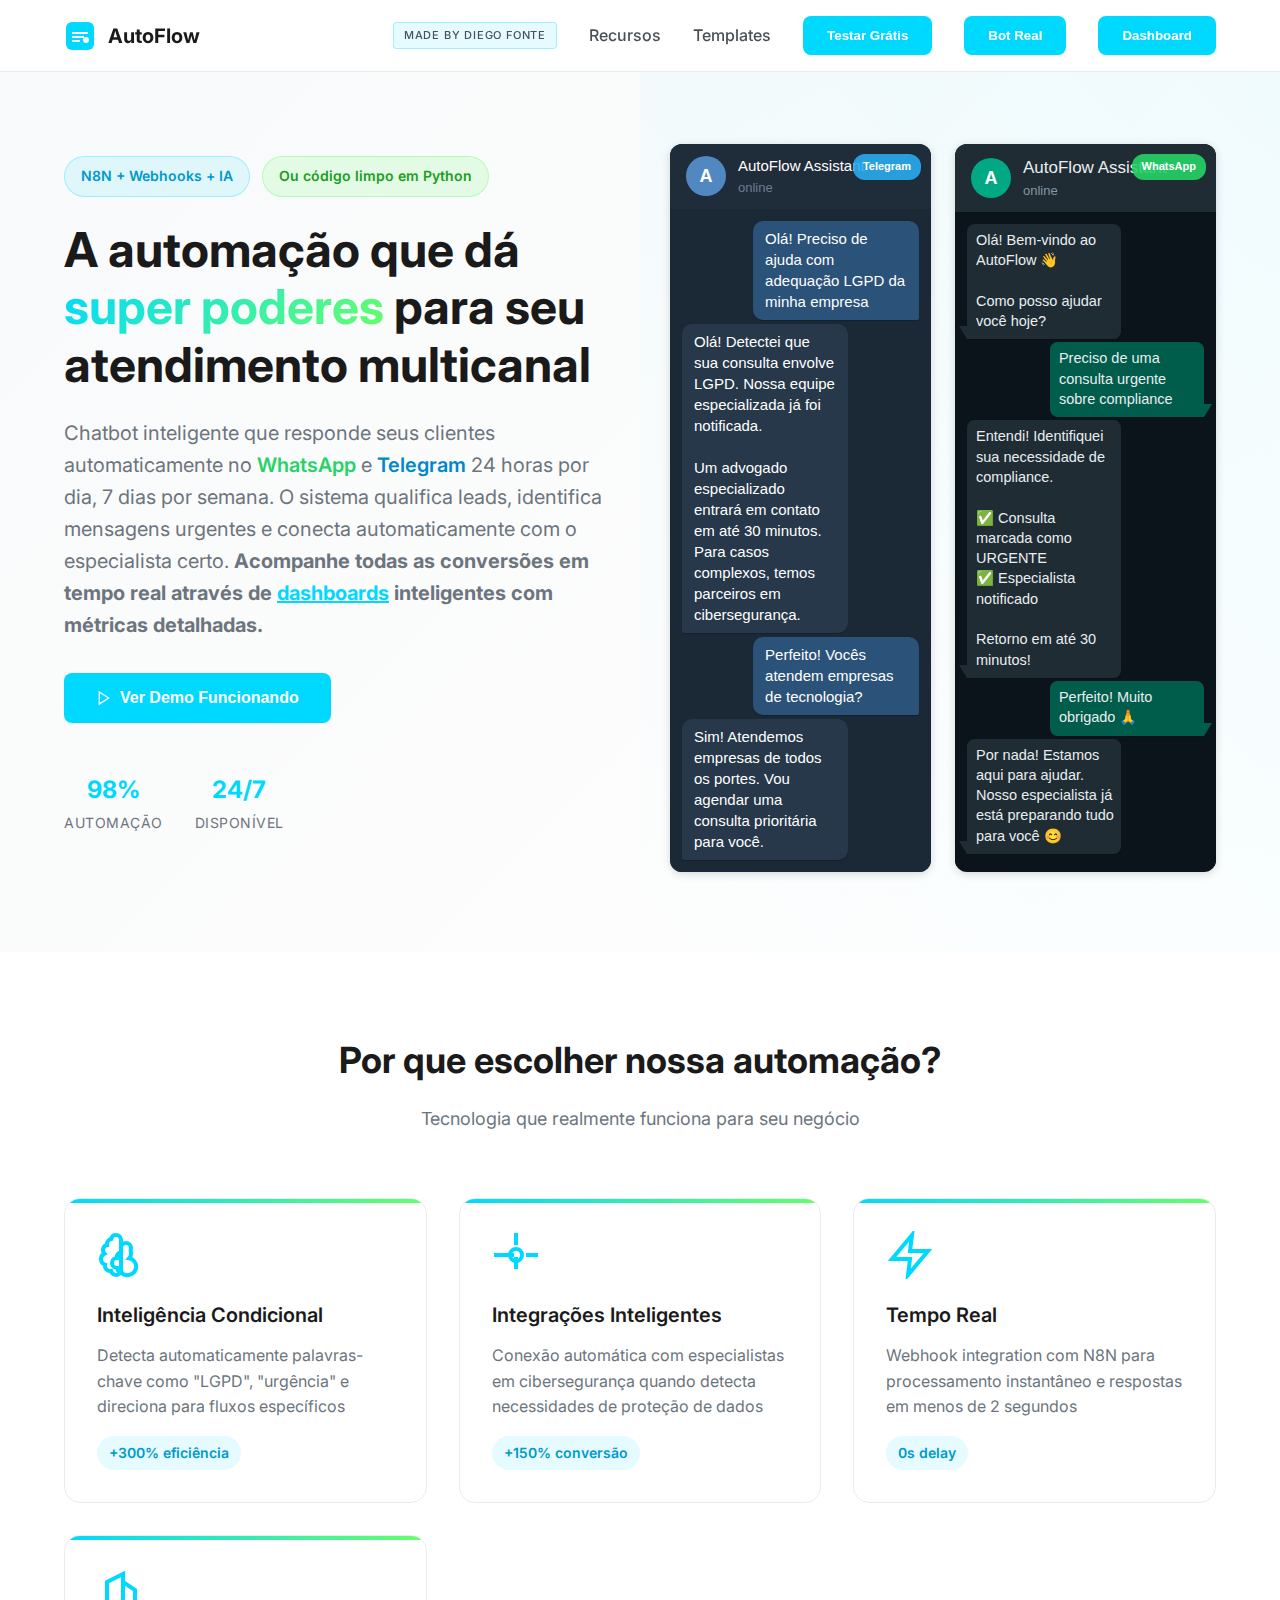
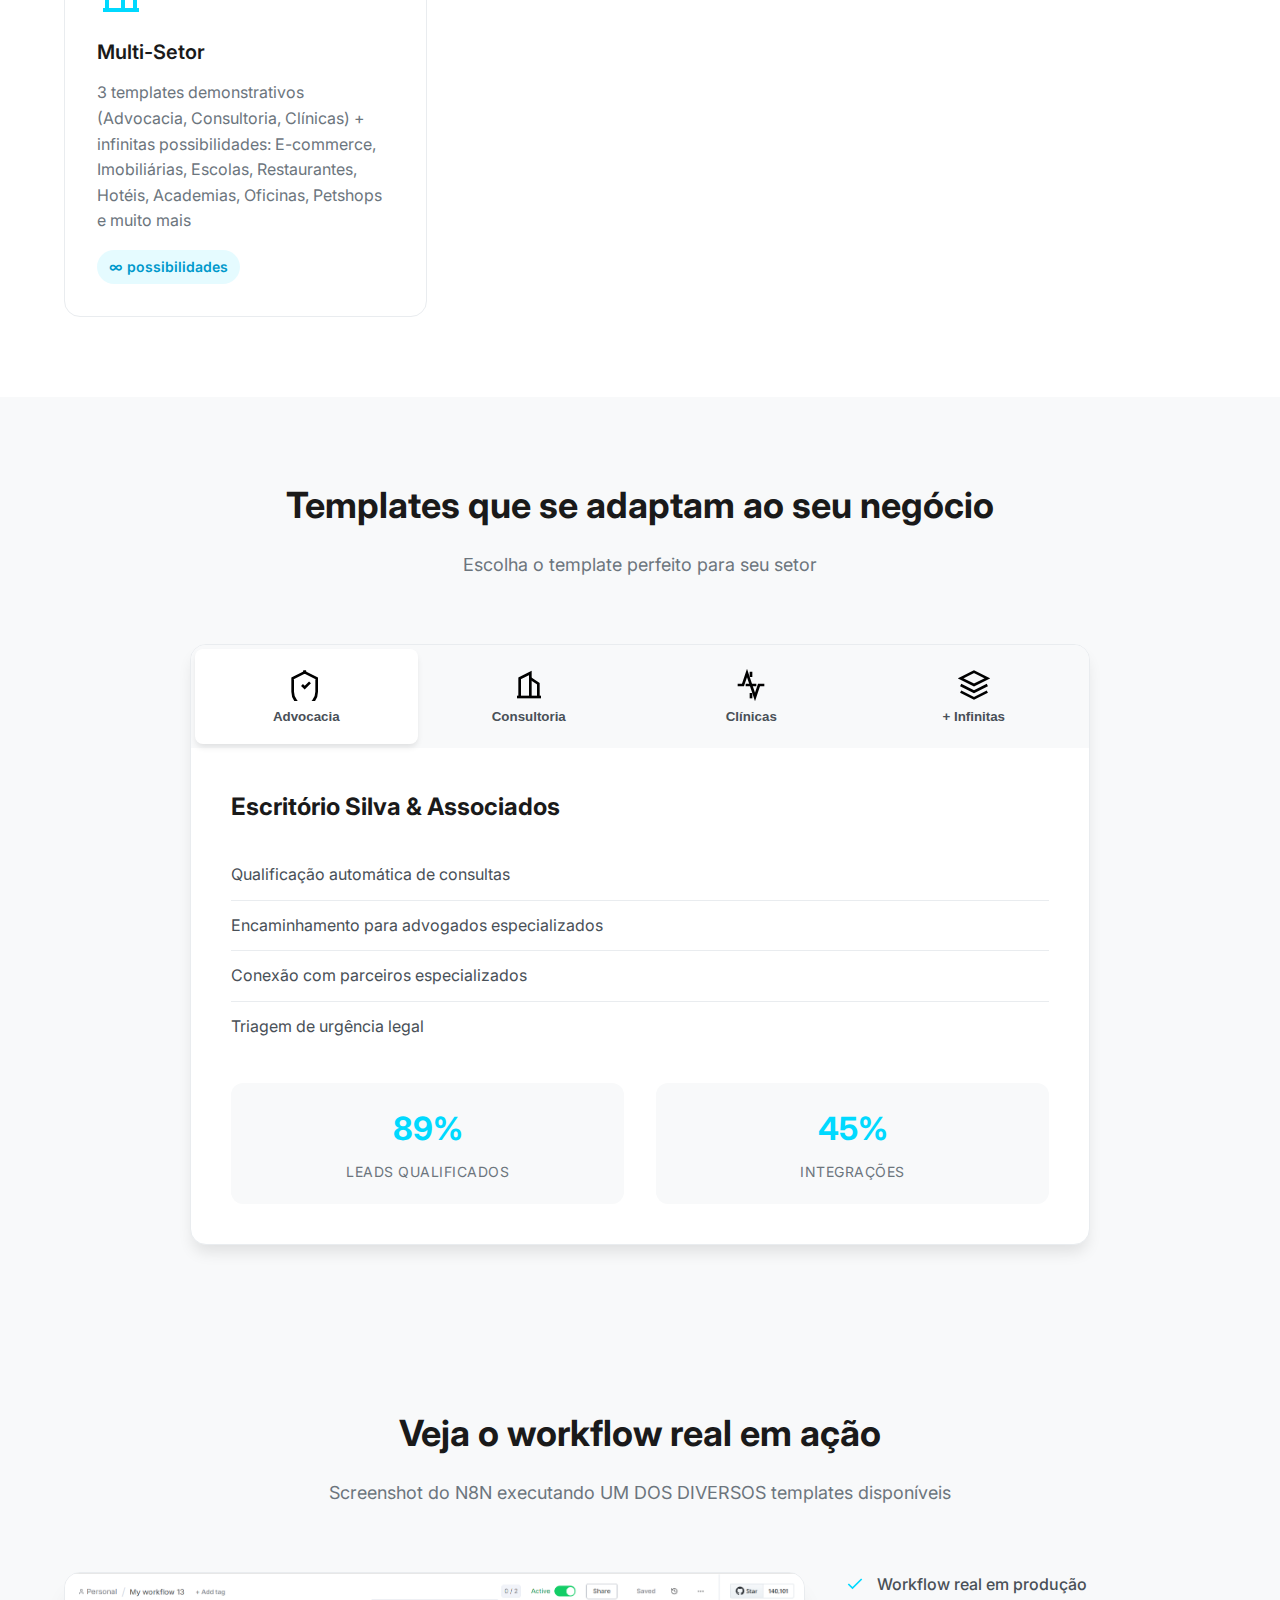
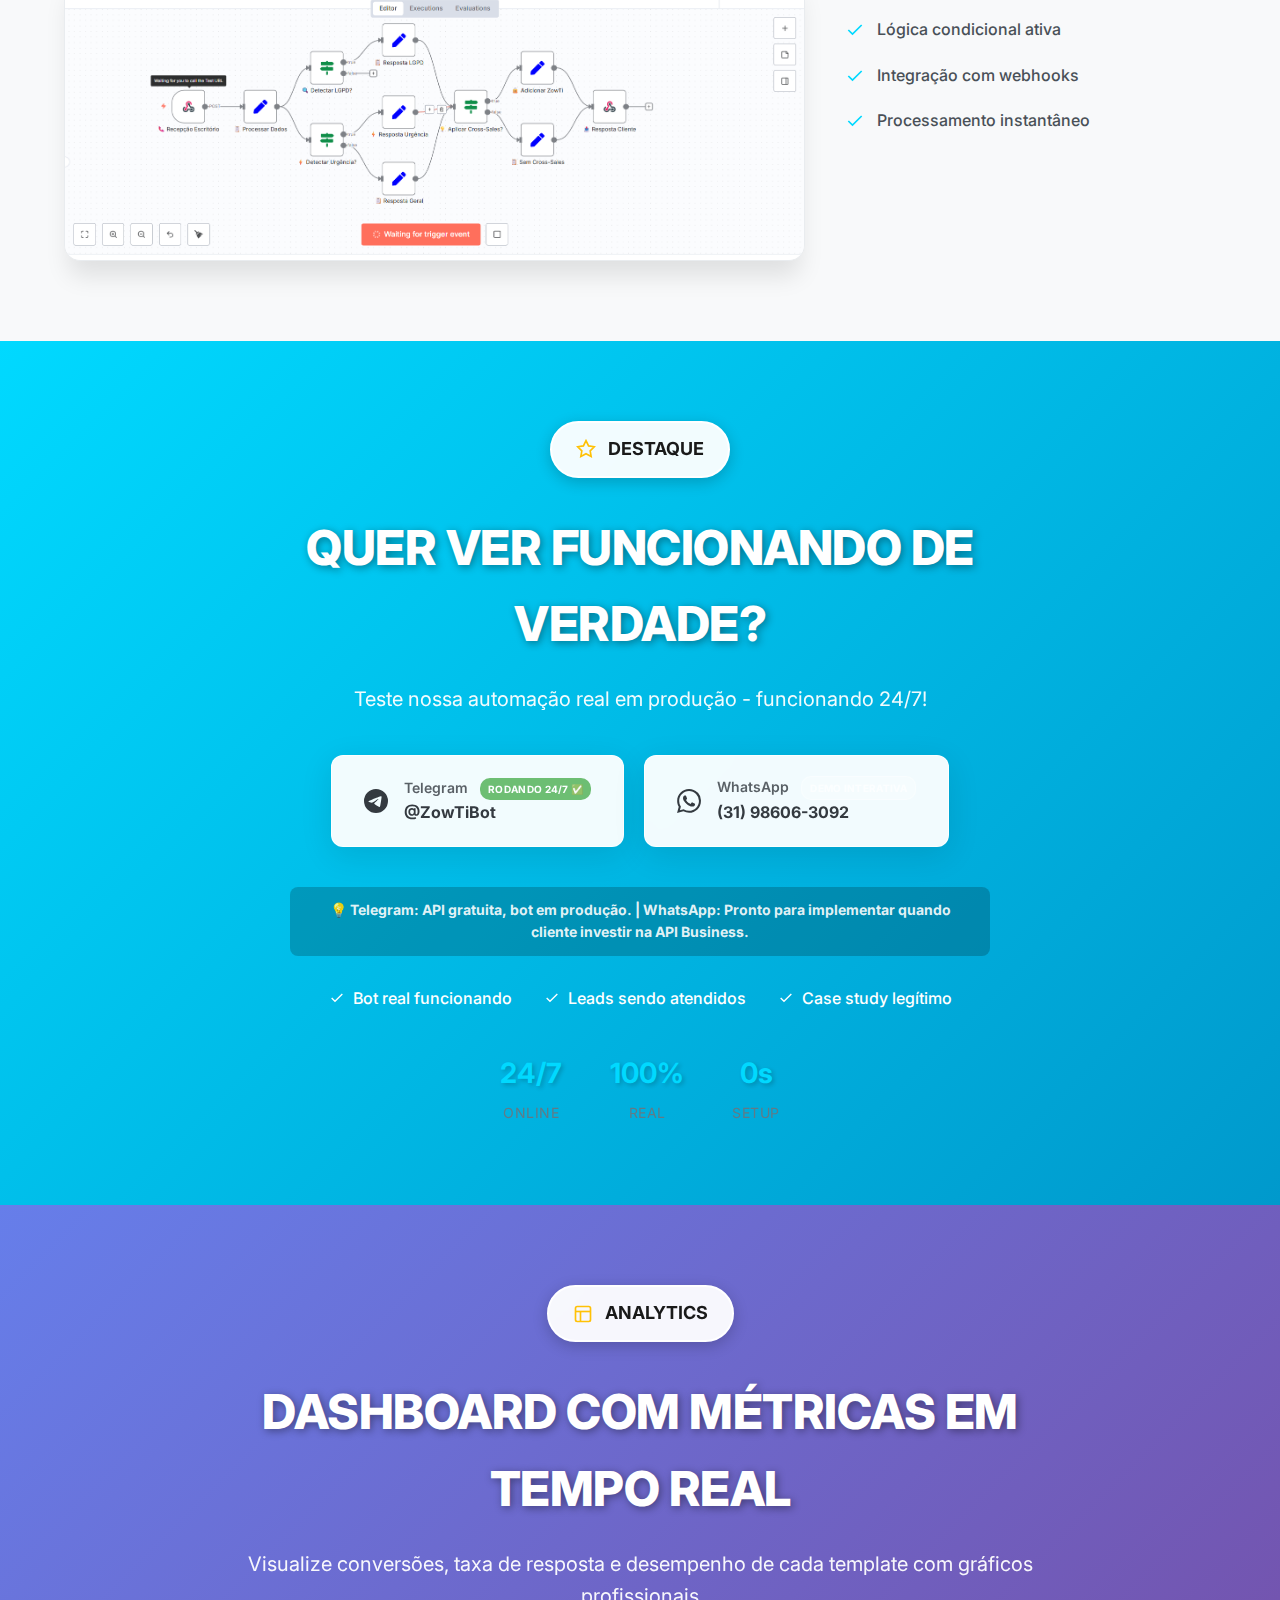
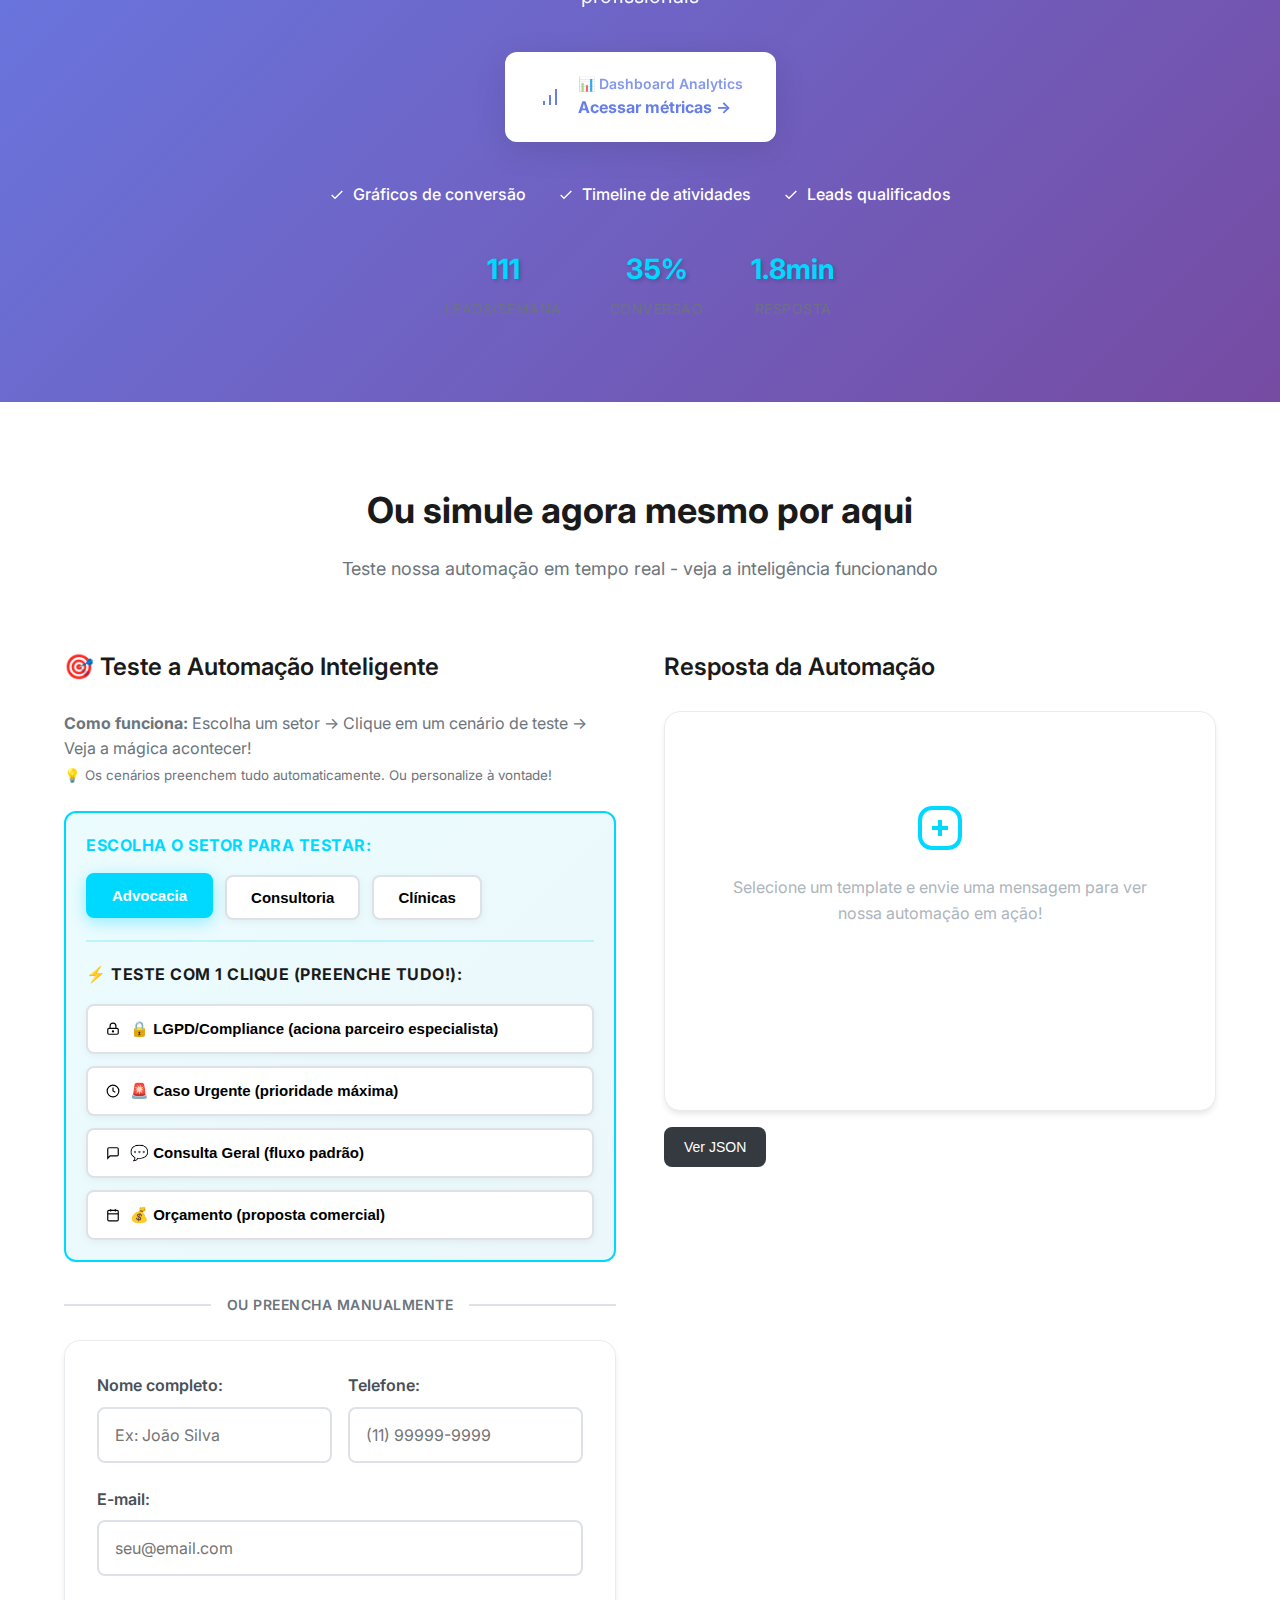
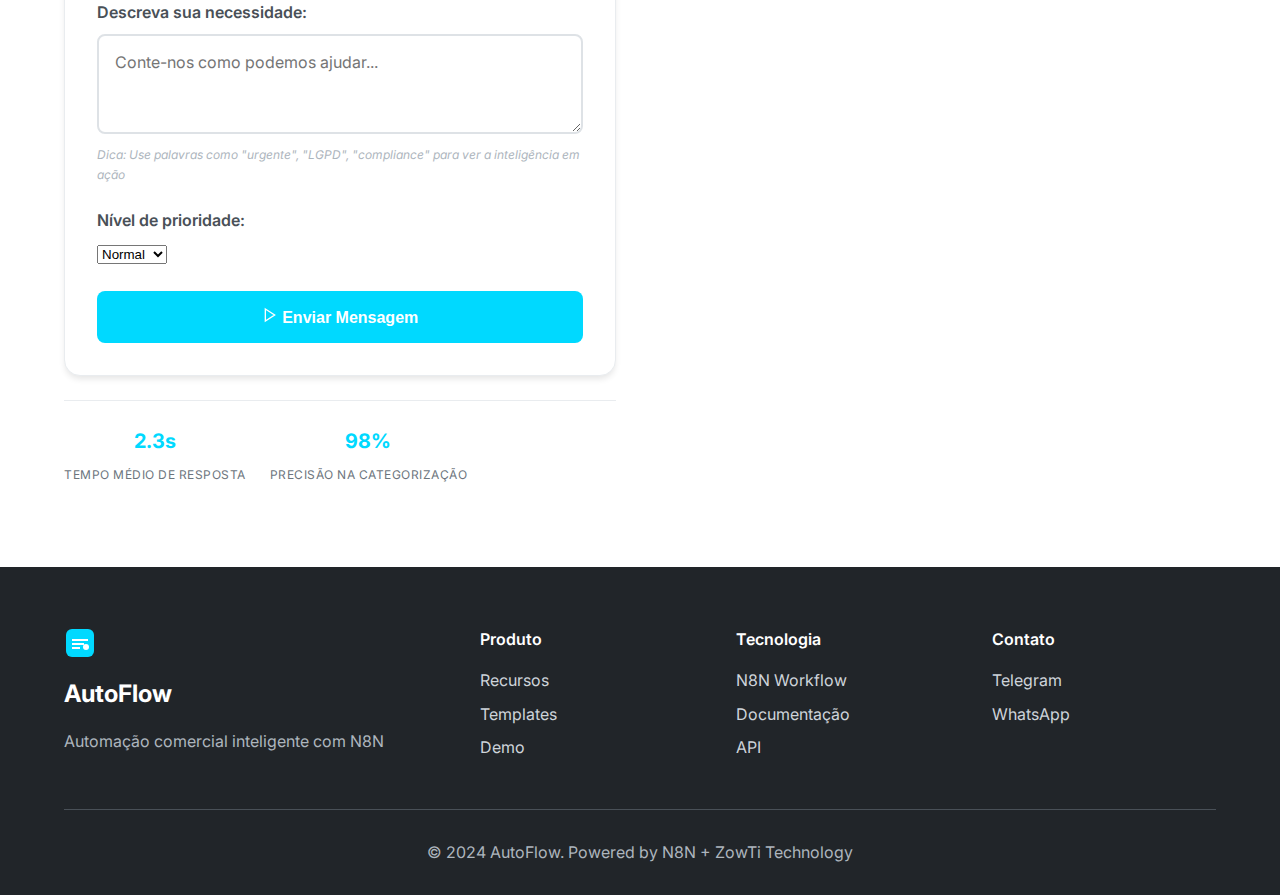
<file: index.html>
<!DOCTYPE html>
<html lang="pt-BR">
<head>
    <meta charset="UTF-8">
    <meta name="viewport" content="width=device-width, initial-scale=1.0">
    <title>Automação Comercial Multicanal - Revolucione seu Atendimento</title>
    <link rel="stylesheet" href="styles.css">
    <link href="https://fonts.googleapis.com/css2?family=Inter:wght@300;400;500;600;700&display=swap" rel="stylesheet">
</head>
<body>
    <!-- Mobile Overlay -->
    <div class="mobile-overlay"></div>
    
    <!-- Header -->
    <nav class="navbar">
        <div class="container">
            <div class="nav-brand">
                <svg class="logo" width="32" height="32" viewBox="0 0 32 32" fill="none">
                    <rect x="2" y="2" width="28" height="28" rx="6" fill="#00D9FF"/>
                    <path d="M8 12h16v2H8v-2zm0 4h12v2H8v-2zm0 4h8v2H8v-2z" fill="white"/>
                    <circle cx="22" cy="20" r="3" fill="white"/>
                </svg>
                <span class="brand-name">AutoFlow</span>
            </div>
            <button class="mobile-menu-toggle" aria-label="Menu">
                <span></span>
                <span></span>
                <span></span>
            </button>
            <div class="nav-menu">
                <a href="https://diegofontedev.com.br/" target="_blank" class="made-by">MADE BY DIEGO FONTE</a>
                <a href="#features">Recursos</a>
                <a href="#templates">Templates</a>
                <button class="cta-button" onclick="scrollToDemo()">Testar Grátis</button>
                <button class="cta-button" onclick="location.href='#case-real'">Bot Real</button>
                <button class="cta-button" onclick="location.href='dashboard.html'">Dashboard</button>
            </div>
        </div>
    </nav>

    <!-- Hero Section -->
    <section class="hero">
        <div class="container">
            <div class="hero-content">
                <div class="hero-left">
                    <div class="hero-badges">
                        <div class="hero-badge">
                            <span>N8N + Webhooks + IA</span>
                        </div>
                        <div class="hero-badge-alt">
                            <span>Ou código limpo em Python</span>
                        </div>
                    </div>
                    <h1 class="hero-title">
                        A automação que dá <span class="highlight">super poderes</span> 
                        para seu atendimento multicanal
                    </h1>
                    <p class="hero-subtitle">
                        Chatbot inteligente que responde seus clientes automaticamente no 
                        <span style="color: #25D366; font-weight: 600;">WhatsApp</span> e 
                        <span style="color: #0088cc; font-weight: 600;">Telegram</span> 24 horas por dia, 7 dias por semana. 
                        O sistema qualifica leads, identifica mensagens urgentes e conecta automaticamente com o especialista certo. 
                        <strong>Acompanhe todas as conversões em tempo real através de 
                        <a href="dashboard.html" style="color: var(--primary-color); text-decoration: underline;">dashboards</a> 
                        inteligentes com métricas detalhadas.</strong>
                    </p>
                    <div class="hero-buttons">
                        <button class="btn-primary" onclick="scrollToDemo()">
                            <svg width="16" height="16" viewBox="0 0 24 24" fill="none" stroke="currentColor" stroke-width="2">
                                <polygon points="5,3 19,12 5,21 5,3"/>
                            </svg>
                            Ver Demo Funcionando
                        </button>
                    </div>
                    <div class="hero-stats">
                        <div class="stat">
                            <span class="stat-number">98%</span>
                            <span class="stat-label">Automação</span>
                        </div>
                        <div class="stat">
                            <span class="stat-number">24/7</span>
                            <span class="stat-label">Disponível</span>
                        </div>
                    </div>
                </div>
                <div class="hero-right">
                    <div class="hero-visual">
                        <div class="chat-demos">
                            <!-- Telegram Clone -->
                            <div class="chat-simulation telegram">
                                <div class="chat-header">
                                    <div class="header-info">
                                        <div class="avatar telegram-avatar">A</div>
                                        <div>
                                            <div class="chat-title">AutoFlow Assistant</div>
                                            <div class="status-online">online</div>
                                        </div>
                                    </div>
                                </div>
                                <div class="chat-messages">
                                    <div class="message user">Olá! Preciso de ajuda com adequação LGPD da minha empresa</div>
                                    <div class="message bot">
                                        Olá! Detectei que sua consulta envolve LGPD. Nossa equipe especializada já foi notificada.
                                        <br><br>
                                        Um advogado especializado entrará em contato em até 30 minutos. Para casos complexos, temos parceiros em cibersegurança.
                                    </div>
                                    <div class="message user">Perfeito! Vocês atendem empresas de tecnologia?</div>
                                    <div class="message bot">
                                        Sim! Atendemos empresas de todos os portes. Vou agendar uma consulta prioritária para você.
                                    </div>
                                </div>
                                <div class="chat-badge">Telegram</div>
                            </div>

                            <!-- WhatsApp Clone -->
                            <div class="chat-simulation whatsapp">
                                <div class="chat-header">
                                    <div class="header-info">
                                        <div class="avatar whatsapp-avatar">A</div>
                                        <div>
                                            <div class="chat-title">AutoFlow Assistant</div>
                                            <div class="status-online">online</div>
                                        </div>
                                    </div>
                                </div>
                                <div class="chat-messages">
                                    <div class="message bot">
                                        Olá! Bem-vindo ao AutoFlow 👋
                                        <br><br>
                                        Como posso ajudar você hoje?
                                    </div>
                                    <div class="message user">Preciso de uma consulta urgente sobre compliance</div>
                                    <div class="message bot">
                                        Entendi! Identifiquei sua necessidade de compliance. 
                                        <br><br>
                                        ✅ Consulta marcada como URGENTE
                                        <br>✅ Especialista notificado
                                        <br><br>
                                        Retorno em até 30 minutos!
                                    </div>
                                    <div class="message user">Perfeito! Muito obrigado 🙏</div>
                                    <div class="message bot">
                                        Por nada! Estamos aqui para ajudar. Nosso especialista já está preparando tudo para você 😊
                                    </div>
                                </div>
                                <div class="chat-badge whatsapp-badge">WhatsApp</div>
                            </div>
                        </div>
                    </div>
                </div>
            </div>
        </div>
    </section>

    <!-- Features Section -->
    <section id="features" class="features">
        <div class="container">
            <div class="section-header">
                <h2>Por que escolher nossa automação?</h2>
                <p>Tecnologia que realmente funciona para seu negócio</p>
            </div>
            <div class="features-grid">
                <div class="feature-card">
                    <svg class="feature-icon" width="48" height="48" viewBox="0 0 24 24" fill="none" stroke="#00D9FF" stroke-width="2">
                        <path d="M9.5 2A2.5 2.5 0 0 1 12 4.5v15a2.5 2.5 0 0 1-4.96.44 2.5 2.5 0 0 1-2.96-3.08 3 3 0 0 1-.34-5.58 2.5 2.5 0 0 1 1.32-4.24 2.5 2.5 0 0 1 1.98-3A2.5 2.5 0 0 1 9.5 2Z"/>
                        <path d="M14.5 6A2.5 2.5 0 0 1 17 8.5c0 .5-.1 1-.2 1.5a3 3 0 0 1 .2 1.5c0 .83-.34 1.58-.88 2.12A2.5 2.5 0 0 1 14.5 22a2.5 2.5 0 0 1-2.26-1.44 2.5 2.5 0 0 1-2.24-2.12 2.5 2.5 0 0 1 0-5A2.5 2.5 0 0 1 12 10.5V8.5A2.5 2.5 0 0 1 14.5 6Z"/>
                    </svg>
                    <h3>Inteligência Condicional</h3>
                    <p>Detecta automaticamente palavras-chave como "LGPD", "urgência" e direciona para fluxos específicos</p>
                    <div class="feature-benefit">+300% eficiência</div>
                </div>
                <div class="feature-card">
                    <svg class="feature-icon" width="48" height="48" viewBox="0 0 24 24" fill="none" stroke="#00D9FF" stroke-width="2">
                        <circle cx="12" cy="12" r="3"/>
                        <path d="M12 1v6m0 6v6m11-7h-6m-6 0H1"/>
                    </svg>
                    <h3>Integrações Inteligentes</h3>
                    <p>Conexão automática com especialistas em cibersegurança quando detecta necessidades de proteção de dados</p>
                    <div class="feature-benefit">+150% conversão</div>
                </div>
                <div class="feature-card">
                    <svg class="feature-icon" width="48" height="48" viewBox="0 0 24 24" fill="none" stroke="#00D9FF" stroke-width="2">
                        <polygon points="13,2 3,14 12,14 11,22 21,10 12,10 13,2"/>
                    </svg>
                    <h3>Tempo Real</h3>
                    <p>Webhook integration com N8N para processamento instantâneo e respostas em menos de 2 segundos</p>
                    <div class="feature-benefit">0s delay</div>
                </div>
                <div class="feature-card">
                    <svg class="feature-icon" width="48" height="48" viewBox="0 0 24 24" fill="none" stroke="#00D9FF" stroke-width="2">
                        <path d="M3 21h18"/>
                        <path d="M5 21V7l8-4v18"/>
                        <path d="M19 21V11l-6-4"/>
                    </svg>
                    <h3>Multi-Setor</h3>
                    <p>3 templates demonstrativos (Advocacia, Consultoria, Clínicas) + infinitas possibilidades: E-commerce, Imobiliárias, Escolas, Restaurantes, Hotéis, Academias, Oficinas, Petshops e muito mais</p>
                    <div class="feature-benefit">∞ possibilidades</div>
                </div>
            </div>
        </div>
    </section>

    <!-- Templates Section -->
    <section id="templates" class="templates">
        <div class="container">
            <div class="section-header">
                <h2>Templates que se adaptam ao seu negócio</h2>
                <p>Escolha o template perfeito para seu setor</p>
            </div>
            <div class="templates-showcase">
                <div class="template-preview">
                    <div class="template-selector">
                        <button class="template-btn active" data-template="advocacia">
                            <svg class="template-icon" width="32" height="32" viewBox="0 0 24 24" fill="none" stroke="currentColor" stroke-width="2">
                                <path d="M12 2L2 7v10c0 5.55 3.84 9.74 9 11 5.16-1.26 9-5.45 9-11V7l-10-5z"/>
                                <path d="M9 12l2 2 4-4"/>
                            </svg>
                            <span class="template-name">Advocacia</span>
                        </button>
                        <button class="template-btn" data-template="consultoria">
                            <svg class="template-icon" width="32" height="32" viewBox="0 0 24 24" fill="none" stroke="currentColor" stroke-width="2">
                                <path d="M3 21h18"/>
                                <path d="M5 21V7l8-4v18"/>
                                <path d="M19 21V11l-6-4"/>
                            </svg>
                            <span class="template-name">Consultoria</span>
                        </button>
                        <button class="template-btn" data-template="clinicas">
                            <svg class="template-icon" width="32" height="32" viewBox="0 0 24 24" fill="none" stroke="currentColor" stroke-width="2">
                                <path d="M22 12h-4l-3 9L9 3l-3 9H2"/>
                                <path d="M12 2v4"/>
                                <path d="M12 18v4"/>
                                <path d="M8 12h8"/>
                            </svg>
                            <span class="template-name">Clínicas</span>
                        </button>
                        <button class="template-btn" data-template="infinitas">
                            <svg class="template-icon" width="32" height="32" viewBox="0 0 24 24" fill="none" stroke="currentColor" stroke-width="2">
                                <path d="M12 2L2 7l10 5 10-5-10-5z"/>
                                <path d="M2 17l10 5 10-5"/>
                                <path d="M2 12l10 5 10-5"/>
                            </svg>
                            <span class="template-name">+ Infinitas</span>
                        </button>
                    </div>
                    <div class="template-display">
                        <div class="template-content active" data-template="advocacia">
                            <h3>Escritório Silva & Associados</h3>
                            <div class="template-features">
                                <div class="feature">Qualificação automática de consultas</div>
                                <div class="feature">Encaminhamento para advogados especializados</div>
                                <div class="feature">Conexão com parceiros especializados</div>
                                <div class="feature">Triagem de urgência legal</div>
                            </div>
                            <div class="template-stats">
                                <div class="stat">
                                    <span class="stat-value">89%</span>
                                    <span class="stat-label">Leads qualificados</span>
                                </div>
                                <div class="stat">
                                    <span class="stat-value">45%</span>
                                    <span class="stat-label">Integrações</span>
                                </div>
                            </div>
                        </div>
                        <div class="template-content" data-template="consultoria">
                            <h3>ABC Consultoria Empresarial</h3>
                            <div class="template-features">
                                <div class="feature">Qualificação por porte da empresa</div>
                                <div class="feature">Detecção de necessidades específicas</div>
                                <div class="feature">Agendamento automático</div>
                                <div class="feature">Propostas personalizadas</div>
                            </div>
                            <div class="template-stats">
                                <div class="stat">
                                    <span class="stat-value">92%</span>
                                    <span class="stat-label">Leads qualificados</span>
                                </div>
                                <div class="stat">
                                    <span class="stat-value">38%</span>
                                    <span class="stat-label">Integrações</span>
                                </div>
                            </div>
                        </div>
                        <div class="template-content" data-template="clinicas">
                            <h3>Clínica Médica Saúde Total</h3>
                            <div class="template-features">
                                <div class="feature">Triagem por especialidade</div>
                                <div class="feature">Agendamento inteligente</div>
                                <div class="feature">Lembretes automáticos</div>
                                <div class="feature">Pré-consulta digital</div>
                            </div>
                            <div class="template-stats">
                                <div class="stat">
                                    <span class="stat-value">94%</span>
                                    <span class="stat-label">Leads qualificados</span>
                                </div>
                                <div class="stat">
                                    <span class="stat-value">28%</span>
                                    <span class="stat-label">Integrações</span>
                                </div>
                            </div>
                        </div>
                        <div class="template-content" data-template="infinitas">
                            <h3>Infinitas Possibilidades</h3>
                            <div class="template-features">
                                <div class="feature">🛒 E-commerce - Atendimento e vendas 24/7</div>
                                <div class="feature">🏢 Imobiliárias - Qualificação de leads e agendamento de visitas</div>
                                <div class="feature">🎓 Escolas - Matrículas e informações automatizadas</div>
                                <div class="feature">🍽️ Restaurantes - Reservas e pedidos inteligentes</div>
                                <div class="feature">🏨 Hotéis - Check-in digital e concierge virtual</div>
                                <div class="feature">💪 Academias - Agendamento de aulas e planos personalizados</div>
                                <div class="feature">🔧 Oficinas - Orçamentos e agendamento de serviços</div>
                                <div class="feature">🐾 Petshops - Consultas veterinárias e produtos</div>
                            </div>
                            <div class="template-stats">
                                <div class="stat">
                                    <span class="stat-value">∞</span>
                                    <span class="stat-label">Setores atendidos</span>
                                </div>
                                <div class="stat">
                                    <span class="stat-value">100%</span>
                                    <span class="stat-label">Personalizável</span>
                                </div>
                            </div>
                        </div>
                    </div>
                </div>
            </div>
        </div>
    </section>

    <!-- N8N Workflow Section -->
    <section class="workflow-showcase">
        <div class="container">
            <div class="section-header">
                <h2>Veja o workflow real em ação</h2>
                <p>Screenshot do N8N executando UM DOS DIVERSOS templates disponíveis</p>
            </div>
            <div class="workflow-display">
                <div class="workflow-image">
                    <img src="exemploworkflown8n.png" alt="Workflow N8N em execução" loading="lazy">
                </div>
                <div class="workflow-features">
                    <div class="workflow-feature">
                        <svg width="20" height="20" viewBox="0 0 24 24" fill="none" stroke="#00D9FF" stroke-width="2">
                            <polyline points="20,6 9,17 4,12"/>
                        </svg>
                        <span>Workflow real em produção</span>
                    </div>
                    <div class="workflow-feature">
                        <svg width="20" height="20" viewBox="0 0 24 24" fill="none" stroke="#00D9FF" stroke-width="2">
                            <polyline points="20,6 9,17 4,12"/>
                        </svg>
                        <span>Lógica condicional ativa</span>
                    </div>
                    <div class="workflow-feature">
                        <svg width="20" height="20" viewBox="0 0 24 24" fill="none" stroke="#00D9FF" stroke-width="2">
                            <polyline points="20,6 9,17 4,12"/>
                        </svg>
                        <span>Integração com webhooks</span>
                    </div>
                    <div class="workflow-feature">
                        <svg width="20" height="20" viewBox="0 0 24 24" fill="none" stroke="#00D9FF" stroke-width="2">
                            <polyline points="20,6 9,17 4,12"/>
                        </svg>
                        <span>Processamento instantâneo</span>
                    </div>
                </div>
            </div>
        </div>
    </section>

    <!-- Featured CTA Section -->
    <section id="case-real" class="featured-cta">
        <div class="container">
            <div class="featured-cta-content">
                <div class="featured-badge">
                    <svg width="20" height="20" viewBox="0 0 24 24" fill="none" stroke="currentColor" stroke-width="2">
                        <polygon points="12,2 15.09,8.26 22,9.27 17,14.14 18.18,21.02 12,17.77 5.82,21.02 7,14.14 2,9.27 8.91,8.26 12,2"/>
                    </svg>
                    <span>DESTAQUE</span>
                </div>
                <h2 class="featured-title">QUER VER FUNCIONANDO DE VERDADE?</h2>
                <p class="featured-subtitle">Teste nossa automação real em produção - funcionando 24/7!</p>
                
                <div class="featured-buttons">
                    <a href="https://t.me/ZowTiBot" target="_blank" class="featured-btn telegram">
                        <svg width="24" height="24" viewBox="0 0 24 24" fill="currentColor">
                            <path d="M11.944 0A12 12 0 0 0 0 12a12 12 0 0 0 12 12 12 12 0 0 0 12-12A12 12 0 0 0 12 0a12 12 0 0 0-.056 0zm4.962 7.224c.1-.002.321.023.465.14a.506.506 0 0 1 .171.325c.016.093.036.306.02.472-.18 1.898-.962 6.502-1.36 8.627-.168.9-.499 1.201-.82 1.23-.696.065-1.225-.46-1.9-.902-1.056-.693-1.653-1.124-2.678-1.8-1.185-.78-.417-1.21.258-1.91.177-.184 3.247-2.977 3.307-3.23.007-.032.014-.15-.056-.212s-.174-.041-.249-.024c-.106.024-1.793 1.14-5.061 3.345-.48.33-.913.49-1.302.48-.428-.008-1.252-.241-1.865-.44-.752-.244-1.349-.374-1.297-.789.027-.216.325-.437.893-.663 3.498-1.524 5.83-2.529 6.998-3.014 3.332-1.386 4.025-1.627 4.476-1.635z"/>
                        </svg>
                        <div class="btn-content">
                            <span class="btn-label">Telegram <span class="status-badge live">RODANDO 24/7 ✅</span></span>
                            <span class="btn-value">@ZowTiBot</span>
                        </div>
                    </a>
                    <a href="https://wa.me/5531986063092" target="_blank" class="featured-btn whatsapp">
                        <svg width="24" height="24" viewBox="0 0 24 24" fill="currentColor">
                            <path d="M17.472 14.382c-.297-.149-1.758-.867-2.03-.967-.273-.099-.471-.148-.67.15-.197.297-.767.966-.94 1.164-.173.199-.347.223-.644.075-.297-.15-1.255-.463-2.39-1.475-.883-.788-1.48-1.761-1.653-2.059-.173-.297-.018-.458.13-.606.134-.133.298-.347.446-.52.149-.174.198-.298.298-.497.099-.198.05-.371-.025-.52-.075-.149-.669-1.612-.916-2.207-.242-.579-.487-.5-.669-.51-.173-.008-.371-.01-.57-.01-.198 0-.52.074-.792.372-.272.297-1.04 1.016-1.04 2.479 0 1.462 1.065 2.875 1.213 3.074.149.198 2.096 3.2 5.077 4.487.709.306 1.262.489 1.694.625.712.227 1.36.195 1.871.118.571-.085 1.758-.719 2.006-1.413.248-.694.248-1.289.173-1.413-.074-.124-.272-.198-.57-.347m-5.421 7.403h-.004a9.87 9.87 0 01-5.031-1.378l-.361-.214-3.741.982.998-3.648-.235-.374a9.86 9.86 0 01-1.51-5.26c.001-5.45 4.436-9.884 9.888-9.884 2.64 0 5.122 1.03 6.988 2.898a9.825 9.825 0 012.893 6.994c-.003 5.45-4.437 9.884-9.885 9.884m8.413-18.297A11.815 11.815 0 0012.05 0C5.495 0 .16 5.335.157 11.892c0 2.096.547 4.142 1.588 5.945L.057 24l6.305-1.654a11.882 11.882 0 005.683 1.448h.005c6.554 0 11.89-5.335 11.893-11.893A11.821 11.821 0 0020.885 3.488"/>
                        </svg>
                        <div class="btn-content">
                            <span class="btn-label">WhatsApp <span class="status-badge demo">DEMO INTERATIVA</span></span>
                            <span class="btn-value">(31) 98606-3092</span>
                        </div>
                    </a>
                </div>
                
                <p class="api-note">
                    <strong>💡 Telegram: API gratuita, bot em produção. | WhatsApp: Pronto para implementar quando cliente investir na API Business.</strong>
                </p>
                
                <div class="featured-features">
                    <div class="feature-item">
                        <svg width="16" height="16" viewBox="0 0 24 24" fill="none" stroke="currentColor" stroke-width="2">
                            <polyline points="20,6 9,17 4,12"/>
                        </svg>
                        <span>Bot real funcionando</span>
                    </div>
                    <div class="feature-item">
                        <svg width="16" height="16" viewBox="0 0 24 24" fill="none" stroke="currentColor" stroke-width="2">
                            <polyline points="20,6 9,17 4,12"/>
                        </svg>
                        <span>Leads sendo atendidos</span>
                    </div>
                    <div class="feature-item">
                        <svg width="16" height="16" viewBox="0 0 24 24" fill="none" stroke="currentColor" stroke-width="2">
                            <polyline points="20,6 9,17 4,12"/>
                        </svg>
                        <span>Case study legítimo</span>
                    </div>
                </div>
                
                <div class="featured-stats">
                    <div class="stat-item">
                        <span class="stat-number">24/7</span>
                        <span class="stat-label">Online</span>
                    </div>
                    <div class="stat-item">
                        <span class="stat-number">100%</span>
                        <span class="stat-label">Real</span>
                    </div>
                    <div class="stat-item">
                        <span class="stat-number">0s</span>
                        <span class="stat-label">Setup</span>
                    </div>
                </div>
            </div>
        </div>
    </section>

    <!-- Dashboard Section -->
    <section id="dashboard-preview" class="featured-cta" style="background: linear-gradient(135deg, #667eea 0%, #764ba2 100%);">
        <div class="container">
            <div class="featured-cta-content">
                <div class="featured-badge">
                    <svg width="20" height="20" viewBox="0 0 24 24" fill="none" stroke="currentColor" stroke-width="2">
                        <rect x="3" y="3" width="18" height="18" rx="2" ry="2"/>
                        <line x1="3" y1="9" x2="21" y2="9"/>
                        <line x1="9" y1="21" x2="9" y2="9"/>
                    </svg>
                    <span>ANALYTICS</span>
                </div>
                <h2 class="featured-title">DASHBOARD COM MÉTRICAS EM TEMPO REAL</h2>
                <p class="featured-subtitle">Visualize conversões, taxa de resposta e desempenho de cada template com gráficos profissionais</p>
                
                <div class="featured-buttons">
                    <a href="dashboard.html" class="featured-btn" style="background: white; color: #667eea;">
                        <svg width="24" height="24" viewBox="0 0 24 24" fill="none" stroke="currentColor" stroke-width="2">
                            <line x1="12" y1="20" x2="12" y2="10"/>
                            <line x1="18" y1="20" x2="18" y2="4"/>
                            <line x1="6" y1="20" x2="6" y2="16"/>
                        </svg>
                        <div class="btn-content">
                            <span class="btn-label">📊 Dashboard Analytics</span>
                            <span class="btn-value">Acessar métricas →</span>
                        </div>
                    </a>
                </div>
                
                <div class="featured-features">
                    <div class="feature-item">
                        <svg width="16" height="16" viewBox="0 0 24 24" fill="none" stroke="currentColor" stroke-width="2">
                            <polyline points="20,6 9,17 4,12"/>
                        </svg>
                        <span>Gráficos de conversão</span>
                    </div>
                    <div class="feature-item">
                        <svg width="16" height="16" viewBox="0 0 24 24" fill="none" stroke="currentColor" stroke-width="2">
                            <polyline points="20,6 9,17 4,12"/>
                        </svg>
                        <span>Timeline de atividades</span>
                    </div>
                    <div class="feature-item">
                        <svg width="16" height="16" viewBox="0 0 24 24" fill="none" stroke="currentColor" stroke-width="2">
                            <polyline points="20,6 9,17 4,12"/>
                        </svg>
                        <span>Leads qualificados</span>
                    </div>
                </div>
                
                <div class="featured-stats">
                    <div class="stat-item">
                        <span class="stat-number">111</span>
                        <span class="stat-label">Leads/Semana</span>
                    </div>
                    <div class="stat-item">
                        <span class="stat-number">35%</span>
                        <span class="stat-label">Conversão</span>
                    </div>
                    <div class="stat-item">
                        <span class="stat-number">1.8min</span>
                        <span class="stat-label">Resposta</span>
                    </div>
                </div>
            </div>
        </div>
    </section>

    <!-- Demo Section -->
    <section id="demo" class="demo">
        <div class="container">
            <div class="section-header">
                <h2>Ou simule agora mesmo por aqui</h2>
                <p>Teste nossa automação em tempo real - veja a inteligência funcionando</p>
            </div>
            <div class="demo-container">
                <div class="demo-left">
                    <div class="demo-form-container">
                        <h3>🎯 Teste a Automação Inteligente</h3>
                        <p class="demo-description">
                            <strong>Como funciona:</strong> Escolha um setor → Clique em um cenário de teste → Veja a mágica acontecer!<br>
                            <small style="color: var(--gray-600);">💡 Os cenários preenchem tudo automaticamente. Ou personalize à vontade!</small>
                        </p>
                        
                        <div class="template-selector-demo">
                            <label>Escolha o setor para testar:</label>
                            <div class="sector-buttons">
                                <button class="sector-btn active" data-sector="advocacia">Advocacia</button>
                                <button class="sector-btn" data-sector="consultoria">Consultoria</button>
                                <button class="sector-btn" data-sector="clinicas">Clínicas</button>
                            </div>
                            
                            <div class="quick-tests-inline">
                                <h4>⚡ Teste com 1 clique (preenche tudo!):</h4>
                                <div class="quick-buttons">
                                    <button class="quick-btn" data-test="lgpd">
                                        <svg width="14" height="14" viewBox="0 0 24 24" fill="none" stroke="currentColor" stroke-width="2">
                                            <rect x="3" y="11" width="18" height="10" rx="2" ry="2"/>
                                            <circle cx="12" cy="16" r="1"/>
                                            <path d="M7 11V7a5 5 0 0 1 10 0v4"/>
                                        </svg>
                                        🔒 LGPD/Compliance (aciona parceiro especialista)
                                    </button>
                                    <button class="quick-btn" data-test="urgencia">
                                        <svg width="14" height="14" viewBox="0 0 24 24" fill="none" stroke="currentColor" stroke-width="2">
                                            <circle cx="12" cy="12" r="10"/>
                                            <polyline points="12,6 12,12 16,14"/>
                                        </svg>
                                        🚨 Caso Urgente (prioridade máxima)
                                    </button>
                                    <button class="quick-btn" data-test="geral">
                                        <svg width="14" height="14" viewBox="0 0 24 24" fill="none" stroke="currentColor" stroke-width="2">
                                            <path d="M21 15a2 2 0 0 1-2 2H7l-4 4V5a2 2 0 0 1 2-2h14a2 2 0 0 1 2 2z"/>
                                        </svg>
                                        💬 Consulta Geral (fluxo padrão)
                                    </button>
                                    <button class="quick-btn" data-test="orcamento">
                                        <svg width="14" height="14" viewBox="0 0 24 24" fill="none" stroke="currentColor" stroke-width="2">
                                            <rect x="3" y="4" width="18" height="18" rx="2" ry="2"/>
                                            <line x1="16" y1="2" x2="16" y2="6"/>
                                            <line x1="8" y1="2" x2="8" y2="6"/>
                                            <line x1="3" y1="10" x2="21" y2="10"/>
                                        </svg>
                                        💰 Orçamento (proposta comercial)
                                    </button>
                                </div>
                            </div>
                        </div>
                        
                        <div class="form-separator">
                            <span>Ou preencha manualmente</span>
                        </div>
                        
                        <form id="demoForm" class="demo-form">
                            <div class="form-row">
                                <div class="form-group">
                                    <label for="nome">Nome completo:</label>
                                    <input type="text" id="nome" name="nome" placeholder="Ex: João Silva" required>
                                </div>
                                
                                <div class="form-group">
                                    <label for="telefone">Telefone:</label>
                                    <input type="tel" id="telefone" name="telefone" placeholder="(11) 99999-9999">
                                </div>
                            </div>
                            
                            <div class="form-group" id="empresaGroup" style="display: none;">
                                <label for="empresa">Empresa:</label>
                                <input type="text" id="empresa" name="empresa" placeholder="Nome da sua empresa">
                            </div>
                            
                            <div class="form-group">
                                <label for="email">E-mail:</label>
                                <input type="email" id="email" name="email" placeholder="seu@email.com">
                            </div>
                            
                            <div class="form-group">
                                <label for="mensagem">Descreva sua necessidade:</label>
                                <textarea id="mensagem" name="mensagem" placeholder="Conte-nos como podemos ajudar..." required></textarea>
                                <small class="form-hint">
                                    Dica: Use palavras como "urgente", "LGPD", "compliance" para ver a inteligência em ação
                                </small>
                            </div>
                            
                            <div class="form-group">
                                <label for="prioridade">Nível de prioridade:</label>
                                <select id="prioridade" name="prioridade">
                                    <option value="normal">Normal</option>
                                    <option value="alta">Alta</option>
                                    <option value="urgente">Urgente</option>
                                </select>
                            </div>
                            
                            <button type="submit" class="btn-submit">
                                <span class="btn-text">
                                    <svg width="16" height="16" viewBox="0 0 24 24" fill="none" stroke="currentColor" stroke-width="2">
                                        <polygon points="5,3 19,12 5,21 5,3"/>
                                    </svg>
                                    Enviar Mensagem
                                </span>
                                <span class="btn-loading" style="display: none;">
                                    <svg width="16" height="16" viewBox="0 0 24 24" fill="none" stroke="currentColor" stroke-width="2">
                                        <path d="M21 12a9 9 0 11-6.219-8.56"/>
                                    </svg>
                                    Processando...
                                </span>
                            </button>
                        </form>
                        
                        <div class="demo-stats">
                            <div class="stat">
                                <span class="stat-number">2.3s</span>
                                <span class="stat-label">Tempo médio de resposta</span>
                            </div>
                            <div class="stat">
                                <span class="stat-number">98%</span>
                                <span class="stat-label">Precisão na categorização</span>
                            </div>
                        </div>
                    </div>
                </div>
                
                <div class="demo-right">
                    <div class="response-container">
                        <h3>Resposta da Automação</h3>
                        <div id="responseArea" class="response-area">
                            <div class="response-placeholder">
                                <svg class="placeholder-icon" width="48" height="48" viewBox="0 0 24 24" fill="none" stroke="#00D9FF" stroke-width="2">
                                    <rect x="2" y="2" width="20" height="20" rx="6"/>
                                    <path d="M8 12h8"/>
                                    <path d="M12 8v8"/>
                                </svg>
                                <div class="placeholder-text">
                                    Selecione um template e envie uma mensagem para ver nossa automação em ação!
                                </div>
                            </div>
                        </div>
                        
                        <div id="jsonViewer" class="json-viewer" style="display: none;">
                            <h4>Resposta Técnica (JSON):</h4>
                            <pre id="jsonContent"></pre>
                        </div>
                        
                        <button id="toggleJson" class="toggle-json">Ver JSON</button>
                    </div>
                </div>
            </div>
        </div>
    </section>

    <!-- Footer -->
    <footer class="footer">
        <div class="container">
            <div class="footer-content">
                <div class="footer-brand">
                    <svg class="logo" width="32" height="32" viewBox="0 0 32 32" fill="none">
                        <rect x="2" y="2" width="28" height="28" rx="6" fill="#00D9FF"/>
                        <path d="M8 12h16v2H8v-2zm0 4h12v2H8v-2zm0 4h8v2H8v-2z" fill="white"/>
                        <circle cx="22" cy="20" r="3" fill="white"/>
                    </svg>
                    <span class="brand-name">AutoFlow</span>
                    <p>Automação comercial inteligente com N8N</p>
                </div>
                <div class="footer-links">
                    <div class="link-group">
                        <h4>Produto</h4>
                        <a href="#features">Recursos</a>
                        <a href="#templates">Templates</a>
                        <a href="#demo">Demo</a>
                    </div>
                    <div class="link-group">
                        <h4>Tecnologia</h4>
                        <a href="http://localhost:5678/workflow/41jlfNswnGByWJXd" target="_blank">N8N Workflow</a>
                        <a href="#">Documentação</a>
                        <a href="#">API</a>
                    </div>
                    <div class="link-group">
                        <h4>Contato</h4>
                        <a href="https://t.me/ZowTiBot" target="_blank">Telegram</a>
                        <a href="https://wa.me/5531986063092" target="_blank">WhatsApp</a>
                    </div>
                </div>
            </div>
            <div class="footer-bottom">
                <p>&copy; 2024 AutoFlow. Powered by N8N + ZowTi Technology</p>
            </div>
        </div>
    </footer>

    <script src="script.js"></script>
</body>
</html>
</file>
<file: styles.css>
/* Reset e Base */
* {
    margin: 0;
    padding: 0;
    box-sizing: border-box;
}

:root {
    --primary-color: #00D9FF;
    --secondary-color: #0099CC;
    --accent-color: #66FF68;
    --dark-color: #1A1A1A;
    --gray-100: #F8F9FA;
    --gray-200: #E9ECEF;
    --gray-300: #DEE2E6;
    --gray-400: #CED4DA;
    --gray-500: #ADB5BD;
    --gray-600: #6C757D;
    --gray-700: #495057;
    --gray-800: #343A40;
    --gray-900: #212529;
    --white: #FFFFFF;
    --shadow-sm: 0 1px 2px 0 rgba(0, 0, 0, 0.05);
    --shadow-md: 0 4px 6px -1px rgba(0, 0, 0, 0.1);
    --shadow-lg: 0 10px 15px -3px rgba(0, 0, 0, 0.1);
    --shadow-xl: 0 20px 25px -5px rgba(0, 0, 0, 0.1);
}

body {
    font-family: 'Inter', -apple-system, BlinkMacSystemFont, 'Segoe UI', Roboto, sans-serif;
    line-height: 1.6;
    color: var(--gray-800);
    background: var(--white);
    overflow-x: hidden;
}

.container {
    max-width: 1200px;
    margin: 0 auto;
    padding: 0 24px;
}

/* Navigation */
.navbar {
    position: fixed;
    top: 0;
    width: 100%;
    background: rgba(255, 255, 255, 0.95);
    backdrop-filter: blur(10px);
    border-bottom: 1px solid var(--gray-200);
    z-index: 1000;
    transition: all 0.3s ease;
}

.navbar .container {
    display: flex;
    align-items: center;
    justify-content: space-between;
    padding: 16px 24px;
    position: relative;
}

.nav-brand {
    display: flex;
    align-items: center;
    gap: 12px;
    font-weight: 700;
    font-size: 20px;
    color: var(--dark-color);
    z-index: 1001;
}

.made-by {
    font-size: 11px;
    font-weight: 700;
    color: var(--primary-color);
    text-decoration: none;
    letter-spacing: 0.8px;
    transition: all 0.3s ease;
    padding: 4px 10px;
    background: rgba(0, 217, 255, 0.1);
    border-radius: 4px;
    border: 1px solid rgba(0, 217, 255, 0.3);
    display: inline-block;
}

.made-by:hover {
    color: var(--white);
    background: var(--primary-color);
    border-color: var(--primary-color);
    transform: translateY(-1px);
    box-shadow: 0 2px 8px rgba(0, 217, 255, 0.3);
}

.logo {
    font-size: 24px;
}

.nav-menu {
    display: flex;
    align-items: center;
    gap: 32px;
}

.mobile-menu-toggle {
    display: none;
    flex-direction: column;
    justify-content: space-around;
    width: 30px;
    height: 24px;
    background: transparent;
    border: none;
    cursor: pointer;
    padding: 0;
    z-index: 1001;
}

.mobile-menu-toggle span {
    width: 100%;
    height: 3px;
    background: var(--dark-color);
    border-radius: 3px;
    transition: all 0.3s ease;
}

.mobile-menu-toggle.active span:nth-child(1) {
    transform: rotate(45deg) translateY(10px);
}

.mobile-menu-toggle.active span:nth-child(2) {
    opacity: 0;
}

.mobile-menu-toggle.active span:nth-child(3) {
    transform: rotate(-45deg) translateY(-10px);
}

.nav-menu a {
    text-decoration: none;
    color: var(--gray-700);
    font-weight: 500;
    transition: color 0.3s ease;
}

.nav-menu a:hover {
    color: var(--primary-color);
}

.cta-button {
    background: var(--primary-color);
    color: var(--white);
    border: none;
    padding: 12px 24px;
    border-radius: 8px;
    font-weight: 600;
    cursor: pointer;
    transition: all 0.3s ease;
}

.cta-button:hover {
    background: var(--secondary-color);
    transform: translateY(-2px);
}

/* Hero Section */
.hero {
    padding: 120px 0 80px;
    background: linear-gradient(135deg, var(--gray-100) 0%, var(--white) 100%);
    position: relative;
    overflow: hidden;
}

.hero::before {
    content: '';
    position: absolute;
    top: 0;
    right: 0;
    width: 50%;
    height: 100%;
    background: linear-gradient(45deg, transparent 0%, rgba(0, 217, 255, 0.05) 100%);
    z-index: 0;
}

.hero-content {
    display: grid;
    grid-template-columns: 1fr 1fr;
    gap: 60px;
    align-items: center;
    position: relative;
    z-index: 1;
}

.hero-badges {
    display: flex;
    align-items: center;
    gap: 12px;
    margin-bottom: 24px;
    flex-wrap: wrap;
}

.hero-badge {
    display: inline-flex;
    align-items: center;
    padding: 8px 16px;
    background: rgba(0, 217, 255, 0.1);
    border: 1px solid rgba(0, 217, 255, 0.3);
    border-radius: 24px;
    font-size: 14px;
    font-weight: 600;
    color: var(--secondary-color);
}

.hero-badge-alt {
    display: inline-flex;
    align-items: center;
    padding: 8px 16px;
    background: rgba(102, 255, 104, 0.15);
    border: 1px solid rgba(102, 255, 104, 0.4);
    border-radius: 24px;
    font-size: 14px;
    font-weight: 600;
    color: #1a9e1e;
}

.hero-title {
    font-size: 48px;
    font-weight: 700;
    line-height: 1.2;
    color: var(--dark-color);
    margin-bottom: 24px;
}

.highlight {
    background: linear-gradient(135deg, var(--primary-color) 0%, var(--accent-color) 100%);
    -webkit-background-clip: text;
    -webkit-text-fill-color: transparent;
    background-clip: text;
}

.hero-subtitle {
    font-size: 20px;
    color: var(--gray-600);
    margin-bottom: 32px;
    line-height: 1.6;
}

.hero-buttons {
    display: flex;
    gap: 16px;
    margin-bottom: 48px;
}

.btn-primary, .btn-secondary {
    padding: 16px 32px;
    border-radius: 8px;
    font-weight: 600;
    font-size: 16px;
    cursor: pointer;
    transition: all 0.3s ease;
    border: none;
    text-decoration: none;
    display: inline-flex;
    align-items: center;
    gap: 8px;
}

.btn-primary {
    background: var(--primary-color);
    color: var(--white);
}

.btn-primary:hover {
    background: var(--secondary-color);
    transform: translateY(-2px);
    box-shadow: var(--shadow-lg);
}

.btn-secondary {
    background: var(--white);
    color: var(--gray-700);
    border: 2px solid var(--gray-300);
}

.btn-secondary:hover {
    border-color: var(--primary-color);
    color: var(--primary-color);
    transform: translateY(-2px);
}

.hero-stats {
    display: flex;
    gap: 32px;
}

.stat {
    text-align: center;
}

.stat-number {
    display: block;
    font-size: 24px;
    font-weight: 700;
    color: var(--primary-color);
}

.stat-label {
    font-size: 14px;
    color: var(--gray-600);
    text-transform: uppercase;
    letter-spacing: 0.5px;
}

/* Hero Visual */
.hero-visual {
    position: relative;
    display: flex;
    justify-content: center;
    align-items: center;
}

.workflow-preview {
    background: var(--white);
    padding: 32px;
    border-radius: 16px;
    box-shadow: var(--shadow-xl);
    border: 1px solid var(--gray-200);
    margin-bottom: 24px;
    display: flex;
    align-items: center;
    gap: 16px;
}

.workflow-node {
    display: flex;
    flex-direction: column;
    align-items: center;
    gap: 8px;
    padding: 16px;
    background: var(--gray-100);
    border-radius: 12px;
    border: 2px solid var(--gray-300);
    transition: all 0.3s ease;
}

.workflow-node:hover {
    border-color: var(--primary-color);
    transform: translateY(-2px);
}

.workflow-node.webhook {
    background: rgba(0, 217, 255, 0.1);
    border-color: var(--primary-color);
}

.workflow-node.logic {
    background: rgba(102, 255, 104, 0.1);
    border-color: var(--accent-color);
}

.workflow-node.response {
    background: rgba(255, 193, 7, 0.1);
    border-color: #FFC107;
}

.node-icon {
    font-size: 24px;
}

.node-label {
    font-size: 12px;
    font-weight: 600;
    color: var(--gray-700);
    text-transform: uppercase;
    letter-spacing: 0.5px;
}

.workflow-arrow {
    font-size: 20px;
    color: var(--gray-400);
    animation: pulse 2s infinite;
}

@keyframes pulse {
    0%, 100% { opacity: 0.6; }
    50% { opacity: 1; }
}

.chat-demos {
    display: grid;
    grid-template-columns: 1fr 1fr;
    gap: 24px;
    margin-top: 24px;
}

.chat-simulation {
    border-radius: 12px;
    box-shadow: 0 2px 8px rgba(0, 0, 0, 0.15);
    overflow: hidden;
    font-family: -apple-system, BlinkMacSystemFont, 'Segoe UI', Roboto, sans-serif;
    position: relative;
    max-width: 320px;
    width: 100%;
}

.chat-badge {
    position: absolute;
    top: 10px;
    right: 10px;
    background: rgba(42, 171, 238, 0.9);
    color: white;
    padding: 4px 10px;
    border-radius: 12px;
    font-size: 11px;
    font-weight: 600;
    z-index: 10;
}

.whatsapp-badge {
    background: rgba(37, 211, 102, 0.9);
}

.header-info {
    display: flex;
    align-items: center;
    gap: 12px;
}

.avatar {
    width: 40px;
    height: 40px;
    border-radius: 50%;
    display: flex;
    align-items: center;
    justify-content: center;
    font-weight: 600;
    font-size: 18px;
    color: white;
}

.telegram-avatar {
    background: #5288c1;
}

.whatsapp-avatar {
    background: #00a884;
}

/* Telegram Styles - Dark Mode */
.chat-simulation.telegram {
    background: #1b2836;
}

.chat-simulation.telegram .chat-header {
    background: #1f2c3a;
    color: #ffffff;
    padding: 10px 16px;
}

.chat-simulation.telegram .chat-title {
    font-weight: 500;
    font-size: 15px;
    color: #ffffff;
}

.chat-simulation.telegram .status-online {
    font-size: 13px;
    color: #6d7d8f;
}

.chat-simulation.telegram .chat-messages {
    padding: 12px;
    background: #1b2836;
    min-height: 380px;
    display: flex;
    flex-direction: column;
    gap: 4px;
}

.chat-simulation.telegram .message {
    max-width: 70%;
    padding: 7px 12px 8px 12px;
    border-radius: 10px;
    line-height: 1.4;
    font-size: 15px;
    word-wrap: break-word;
    box-shadow: 0 1px 1px rgba(0, 0, 0, 0.2);
}

.chat-simulation.telegram .message.user {
    background: #2b5278;
    color: #ffffff;
    align-self: flex-end;
    border-radius: 10px 10px 2px 10px;
}

.chat-simulation.telegram .message.bot {
    background: #263849;
    color: #ffffff;
    align-self: flex-start;
    border-radius: 10px 10px 10px 2px;
}

/* WhatsApp Styles - Dark Mode */
.chat-simulation.whatsapp {
    background: #0b141a;
}

.chat-simulation.whatsapp .chat-header {
    background: #1f2c34;
    color: #e9edef;
    padding: 10px 16px;
}

.chat-simulation.whatsapp .chat-title {
    font-weight: 400;
    font-size: 17px;
    color: #e9edef;
}

.chat-simulation.whatsapp .status-online {
    font-size: 13px;
    color: #8696a0;
}

.chat-simulation.whatsapp .chat-messages {
    padding: 12px;
    background: #0b141a;
    min-height: 380px;
    display: flex;
    flex-direction: column;
    gap: 3px;
}

.chat-simulation.whatsapp .message {
    max-width: 65%;
    padding: 6px 7px 8px 9px;
    border-radius: 7.5px;
    line-height: 1.4;
    font-size: 14.5px;
    word-wrap: break-word;
    box-shadow: 0 1px 0.5px rgba(0, 0, 0, 0.13);
    position: relative;
}

.chat-simulation.whatsapp .message.user {
    background: #005c4b;
    color: #e9edef;
    align-self: flex-end;
    border-radius: 7.5px 7.5px 0 7.5px;
}

.chat-simulation.whatsapp .message.user::after {
    content: '';
    position: absolute;
    bottom: 0;
    right: -8px;
    width: 0;
    height: 0;
    border-left: 8px solid #005c4b;
    border-bottom: 13px solid transparent;
}

.chat-simulation.whatsapp .message.bot {
    background: #1f2c34;
    color: #e9edef;
    align-self: flex-start;
    border-radius: 7.5px 7.5px 7.5px 0;
}

.chat-simulation.whatsapp .message.bot::after {
    content: '';
    position: absolute;
    bottom: 0;
    left: -8px;
    width: 0;
    height: 0;
    border-right: 8px solid #1f2c34;
    border-bottom: 13px solid transparent;
}

/* Features Section */
.features {
    padding: 80px 0;
    background: var(--white);
}

.section-header {
    text-align: center;
    margin-bottom: 64px;
}

.section-header h2 {
    font-size: 36px;
    font-weight: 700;
    color: var(--dark-color);
    margin-bottom: 16px;
}

.section-header p {
    font-size: 18px;
    color: var(--gray-600);
}

.features-grid {
    display: grid;
    grid-template-columns: repeat(auto-fit, minmax(280px, 1fr));
    gap: 32px;
}

.feature-card {
    background: var(--white);
    padding: 32px;
    border-radius: 16px;
    border: 1px solid var(--gray-200);
    transition: all 0.3s ease;
    position: relative;
    overflow: hidden;
}

.feature-card::before {
    content: '';
    position: absolute;
    top: 0;
    left: 0;
    right: 0;
    height: 4px;
    background: linear-gradient(90deg, var(--primary-color) 0%, var(--accent-color) 100%);
}

.feature-card:hover {
    transform: translateY(-8px);
    box-shadow: var(--shadow-xl);
    border-color: var(--primary-color);
}

.feature-icon {
    font-size: 48px;
    margin-bottom: 20px;
    display: block;
}

.feature-card h3 {
    font-size: 20px;
    font-weight: 600;
    color: var(--dark-color);
    margin-bottom: 12px;
}

.feature-card p {
    color: var(--gray-600);
    line-height: 1.6;
    margin-bottom: 16px;
}

.feature-benefit {
    display: inline-block;
    padding: 6px 12px;
    background: rgba(0, 217, 255, 0.1);
    color: var(--secondary-color);
    border-radius: 20px;
    font-size: 14px;
    font-weight: 600;
}

/* Templates Section */
.templates {
    padding: 80px 0;
    background: var(--gray-100);
}

.templates-showcase {
    max-width: 900px;
    margin: 0 auto;
}

.template-preview {
    background: var(--white);
    border-radius: 16px;
    box-shadow: var(--shadow-lg);
    overflow: hidden;
    border: 1px solid var(--gray-200);
}

.template-selector {
    display: flex;
    background: var(--gray-100);
    padding: 4px;
}

.template-btn {
    flex: 1;
    background: transparent;
    border: none;
    padding: 20px;
    cursor: pointer;
    transition: all 0.3s ease;
    border-radius: 8px;
    display: flex;
    flex-direction: column;
    align-items: center;
    gap: 8px;
}

.template-btn:hover {
    background: rgba(0, 217, 255, 0.1);
}

.template-btn.active {
    background: var(--white);
    box-shadow: var(--shadow-md);
}

.template-icon {
    font-size: 32px;
}

.template-name {
    font-weight: 600;
    color: var(--gray-700);
}

.template-display {
    padding: 40px;
}

.template-content {
    display: none;
}

.template-content.active {
    display: block;
    animation: fadeInUp 0.5s ease;
}

@keyframes fadeInUp {
    from {
        opacity: 0;
        transform: translateY(20px);
    }
    to {
        opacity: 1;
        transform: translateY(0);
    }
}

.template-content h3 {
    font-size: 24px;
    font-weight: 700;
    color: var(--dark-color);
    margin-bottom: 24px;
}

.template-features {
    margin-bottom: 32px;
}

.feature {
    padding: 12px 0;
    color: var(--gray-700);
    border-bottom: 1px solid var(--gray-200);
}

.feature:last-child {
    border-bottom: none;
}

.template-stats {
    display: flex;
    gap: 32px;
}

.template-stats .stat {
    text-align: center;
    padding: 20px;
    background: var(--gray-100);
    border-radius: 12px;
    flex: 1;
}

.template-stats .stat-value {
    display: block;
    font-size: 32px;
    font-weight: 700;
    color: var(--primary-color);
    margin-bottom: 4px;
}

.template-stats .stat-label {
    font-size: 14px;
    color: var(--gray-600);
}

/* Demo Section */
.demo {
    padding: 80px 0;
    background: var(--white);
}

.demo-description {
    color: var(--gray-600);
    margin-bottom: 24px;
    line-height: 1.6;
}

.template-selector-demo {
    margin-bottom: 32px;
    padding: 20px;
    background: linear-gradient(135deg, rgba(0, 217, 255, 0.08) 0%, rgba(0, 153, 204, 0.08) 100%);
    border-radius: 12px;
    border: 2px solid var(--primary-color);
}

.template-selector-demo label {
    display: block;
    font-weight: 700;
    color: var(--primary-color);
    margin-bottom: 16px;
    font-size: 16px;
    text-transform: uppercase;
    letter-spacing: 0.5px;
}

.sector-buttons {
    display: flex;
    gap: 12px;
    flex-wrap: wrap;
}

.sector-btn {
    padding: 12px 24px;
    background: var(--white);
    border: 2px solid var(--gray-300);
    border-radius: 8px;
    cursor: pointer;
    font-size: 15px;
    font-weight: 600;
    transition: all 0.3s ease;
    box-shadow: 0 2px 8px rgba(0, 0, 0, 0.05);
}

.sector-btn:hover {
    background: var(--gray-100);
    border-color: var(--primary-color);
    transform: translateY(-2px);
    box-shadow: 0 4px 12px rgba(0, 217, 255, 0.2);
}

.sector-btn.active {
    background: var(--primary-color);
    color: var(--white);
    border-color: var(--primary-color);
    transform: translateY(-2px);
    box-shadow: 0 4px 16px rgba(0, 217, 255, 0.4);
}

.form-row {
    display: grid;
    grid-template-columns: 1fr 1fr;
    gap: 16px;
}

.form-hint {
    display: block;
    font-size: 12px;
    color: var(--gray-500);
    margin-top: 4px;
    font-style: italic;
}

.demo-stats {
    display: flex;
    gap: 24px;
    margin-top: 24px;
    padding-top: 24px;
    border-top: 1px solid var(--gray-200);
}

.demo-stats .stat {
    text-align: center;
}

.demo-stats .stat-number {
    display: block;
    font-size: 20px;
    font-weight: 700;
    color: var(--primary-color);
    margin-bottom: 4px;
}

.demo-stats .stat-label {
    font-size: 12px;
    color: var(--gray-600);
}

.demo-container {
    display: grid;
    grid-template-columns: 1fr 1fr;
    gap: 48px;
    align-items: start;
}

.demo-form-container h3,
.response-container h3 {
    font-size: 24px;
    font-weight: 600;
    color: var(--dark-color);
    margin-bottom: 24px;
}

.demo-form {
    background: var(--white);
    padding: 32px;
    border-radius: 16px;
    border: 1px solid var(--gray-200);
    box-shadow: var(--shadow-md);
}

.form-group {
    margin-bottom: 24px;
}

.form-group label {
    display: block;
    margin-bottom: 8px;
    font-weight: 600;
    color: var(--gray-700);
}

.form-group input,
.form-group textarea {
    width: 100%;
    padding: 16px;
    border: 2px solid var(--gray-300);
    border-radius: 8px;
    font-size: 16px;
    transition: border-color 0.3s ease;
    font-family: inherit;
}

.form-group input:focus,
.form-group textarea:focus {
    outline: none;
    border-color: var(--primary-color);
}

.form-group textarea {
    resize: vertical;
    min-height: 100px;
}

.btn-submit {
    width: 100%;
    padding: 16px;
    background: var(--primary-color);
    color: var(--white);
    border: none;
    border-radius: 8px;
    font-size: 16px;
    font-weight: 600;
    cursor: pointer;
    transition: all 0.3s ease;
}

.btn-submit:hover {
    background: var(--secondary-color);
    transform: translateY(-2px);
}

.btn-submit:disabled {
    opacity: 0.7;
    cursor: not-allowed;
    transform: none;
}

.quick-tests-inline {
    margin-top: 20px;
    padding-top: 20px;
    border-top: 2px solid rgba(0, 217, 255, 0.2);
}

.quick-tests-inline h4 {
    margin-bottom: 16px;
    color: var(--dark-color);
    font-weight: 700;
    font-size: 16px;
    text-transform: uppercase;
    letter-spacing: 0.5px;
}

.form-separator {
    display: flex;
    align-items: center;
    text-align: center;
    margin: 32px 0 24px 0;
}

.form-separator::before,
.form-separator::after {
    content: '';
    flex: 1;
    border-bottom: 2px solid var(--gray-300);
}

.form-separator span {
    padding: 0 16px;
    color: var(--gray-600);
    font-weight: 600;
    font-size: 14px;
    text-transform: uppercase;
    letter-spacing: 0.5px;
}

.quick-tests {
    margin-bottom: 24px;
    padding: 24px;
    background: linear-gradient(135deg, rgba(102, 255, 104, 0.08) 0%, rgba(0, 217, 255, 0.08) 100%);
    border-radius: 12px;
    border: 2px solid var(--accent-color);
}

.quick-tests h4 {
    margin-bottom: 16px;
    color: var(--dark-color);
    font-weight: 700;
    font-size: 16px;
    text-transform: uppercase;
    letter-spacing: 0.5px;
}

.quick-buttons {
    display: flex;
    flex-direction: column;
    gap: 12px;
}

.quick-btn {
    padding: 14px 18px;
    background: var(--white);
    border: 2px solid var(--gray-300);
    border-radius: 8px;
    cursor: pointer;
    font-size: 15px;
    font-weight: 600;
    transition: all 0.3s ease;
    text-align: left;
    display: flex;
    align-items: center;
    gap: 10px;
    box-shadow: 0 2px 8px rgba(0, 0, 0, 0.05);
}

.quick-btn:hover {
    background: var(--primary-color);
    color: var(--white);
    border-color: var(--primary-color);
    transform: translateX(8px);
    box-shadow: 0 4px 16px rgba(0, 217, 255, 0.3);
}

.quick-btn svg {
    flex-shrink: 0;
}

/* Response Area */
.response-area {
    background: var(--white);
    padding: 32px;
    border-radius: 16px;
    border: 1px solid var(--gray-200);
    box-shadow: var(--shadow-md);
    min-height: 400px;
    margin-bottom: 16px;
}

.response-placeholder {
    text-align: center;
    color: var(--gray-500);
    padding: 60px 20px;
}

.placeholder-icon {
    font-size: 48px;
    margin-bottom: 16px;
}

.placeholder-text {
    font-size: 16px;
    line-height: 1.6;
}

.response-content {
    animation: fadeInUp 0.5s ease;
}

.response-status {
    display: inline-block;
    padding: 8px 16px;
    border-radius: 20px;
    font-weight: 600;
    margin-bottom: 24px;
    background: var(--accent-color);
    color: var(--dark-color);
    font-size: 14px;
}

.response-field {
    margin-bottom: 24px;
    padding-bottom: 16px;
    border-bottom: 1px solid var(--gray-200);
}

.response-field:last-child {
    border-bottom: none;
    margin-bottom: 0;
}

.response-label {
    font-weight: 600;
    color: var(--gray-700);
    margin-bottom: 8px;
    text-transform: uppercase;
    font-size: 12px;
    letter-spacing: 0.5px;
}

.response-value {
    color: var(--gray-800);
    white-space: pre-line;
    line-height: 1.6;
}

.cross-sales-highlight {
    background: rgba(255, 193, 7, 0.1);
    padding: 16px;
    border-radius: 8px;
    margin: 16px 0;
    border-left: 4px solid #FFC107;
    border: 1px solid rgba(255, 193, 7, 0.3);
}

.zowti-link {
    color: var(--primary-color);
    font-weight: 700;
    text-decoration: none;
    border-bottom: 2px solid var(--primary-color);
    transition: all 0.3s ease;
}

.zowti-link:hover {
    color: var(--secondary-color);
    border-bottom-color: var(--secondary-color);
    transform: translateY(-1px);
}
}

.json-viewer {
    background: var(--gray-900);
    color: var(--gray-200);
    padding: 24px;
    border-radius: 12px;
    margin-top: 16px;
    max-height: 400px;
    overflow-y: auto;
}

.json-viewer h4 {
    margin-bottom: 16px;
    color: var(--primary-color);
    position: sticky;
    top: 0;
    background: var(--gray-900);
    padding-bottom: 8px;
    z-index: 1;
}

.json-viewer pre {
    overflow-x: auto;
    font-family: 'Courier New', monospace;
    font-size: 12px;
    line-height: 1.4;
    white-space: pre-wrap;
    word-wrap: break-word;
}

.toggle-json {
    background: var(--gray-800);
    color: var(--white);
    border: none;
    padding: 12px 20px;
    border-radius: 8px;
    cursor: pointer;
    font-size: 14px;
    transition: background 0.3s ease;
}

.toggle-json:hover {
    background: var(--gray-700);
}

/* Social Proof */
.social-proof {
    padding: 80px 0;
    background: var(--gray-100);
    text-align: center;
}

.social-content h2 {
    font-size: 36px;
    font-weight: 700;
    color: var(--dark-color);
    margin-bottom: 48px;
}

.social-stats {
    display: flex;
    justify-content: center;
    gap: 48px;
    margin-bottom: 48px;
}

.social-stat {
    text-align: center;
}

.social-stat .stat-number {
    display: block;
    font-size: 48px;
    font-weight: 700;
    color: var(--primary-color);
    margin-bottom: 8px;
}

.social-stat .stat-label {
    font-size: 16px;
    color: var(--gray-600);
}

.testimonials {
    max-width: 600px;
    margin: 0 auto;
}

.testimonial {
    background: var(--white);
    padding: 32px;
    border-radius: 16px;
    box-shadow: var(--shadow-md);
    border: 1px solid var(--gray-200);
}

.testimonial p {
    font-size: 18px;
    font-style: italic;
    color: var(--gray-700);
    margin-bottom: 16px;
    line-height: 1.6;
}

.author {
    font-weight: 600;
    color: var(--gray-600);
    font-size: 14px;
}

/* Featured CTA Section */
.featured-cta {
    padding: 80px 0;
    background: linear-gradient(135deg, var(--primary-color) 0%, var(--secondary-color) 100%);
    color: var(--white);
    text-align: center;
    position: relative;
    overflow: hidden;
}

.featured-cta::before {
    content: '';
    position: absolute;
    top: 0;
    left: 0;
    right: 0;
    bottom: 0;
    background: url('data:image/svg+xml,<svg width="60" height="60" viewBox="0 0 60 60" xmlns="http://www.w3.org/2000/svg"><g fill="none" fill-rule="evenodd"><g fill="%23ffffff" fill-opacity="0.1"><circle cx="30" cy="30" r="4"/></g></svg>') repeat;
    opacity: 0.3;
}

.featured-cta-content {
    position: relative;
    z-index: 1;
    max-width: 800px;
    margin: 0 auto;
}

.featured-badge {
    display: inline-flex;
    align-items: center;
    gap: 12px;
    background: rgba(255, 255, 255, 0.95);
    backdrop-filter: blur(10px);
    padding: 12px 24px;
    border-radius: 30px;
    font-size: 18px;
    font-weight: 700;
    margin-bottom: 32px;
    border: 2px solid rgba(255, 255, 255, 1);
    color: #1a1a1a;
    box-shadow: 0 4px 15px rgba(0, 0, 0, 0.2);
}

.featured-badge svg {
    color: #FFC107;
    animation: pulse-star 1.5s ease-in-out infinite;
}

@keyframes pulse-star {
    0%, 100% {
        opacity: 1;
        transform: scale(1);
    }
    50% {
        opacity: 0.6;
        transform: scale(1.1);
    }
}

.featured-title {
    font-size: 48px;
    font-weight: 800;
    margin-bottom: 20px;
    text-shadow: 2px 2px 8px rgba(0, 0, 0, 0.4);
    letter-spacing: -0.5px;
}

.featured-subtitle {
    font-size: 20px;
    margin-bottom: 40px;
    opacity: 0.95;
    line-height: 1.6;
}

.status-badge {
    display: inline-block;
    font-size: 10px;
    padding: 3px 8px;
    border-radius: 10px;
    margin-left: 8px;
    font-weight: 700;
    letter-spacing: 0.3px;
}

.status-badge.live {
    background: #4CAF50;
    color: white;
}

.status-badge.demo {
    background: rgba(255, 255, 255, 0.3);
    color: white;
    border: 1px solid rgba(255, 255, 255, 0.5);
}

.api-note {
    font-size: 14px;
    color: rgba(255, 255, 255, 0.9);
    margin: 20px 0 30px 0;
    padding: 12px 20px;
    background: rgba(0, 0, 0, 0.2);
    border-radius: 8px;
    max-width: 700px;
    margin-left: auto;
    margin-right: auto;
}

.featured-buttons {
    display: flex;
    gap: 20px;
    justify-content: center;
    margin-bottom: 40px;
    flex-wrap: wrap;
}

.featured-btn {
    display: flex;
    align-items: center;
    gap: 16px;
    padding: 20px 32px;
    background: rgba(255, 255, 255, 0.95);
    color: var(--gray-800);
    text-decoration: none;
    border-radius: 12px;
    font-weight: 600;
    transition: all 0.3s ease;
    backdrop-filter: blur(10px);
    border: 1px solid rgba(255, 255, 255, 0.8);
    box-shadow: 0 8px 32px rgba(0, 0, 0, 0.1);
    min-width: 200px;
}

.featured-btn:hover {
    transform: translateY(-4px);
    box-shadow: 0 12px 40px rgba(0, 0, 0, 0.2);
    background: var(--white);
    text-decoration: none;
    color: var(--gray-800);
}

.featured-btn.telegram:hover {
    border-color: #0088cc;
}

.featured-btn.whatsapp:hover {
    border-color: #25D366;
}

.btn-content {
    display: flex;
    flex-direction: column;
    align-items: flex-start;
}

.btn-label {
    font-size: 14px;
    opacity: 0.8;
}

.btn-value {
    font-size: 16px;
    font-weight: 700;
}

.featured-features {
    display: flex;
    justify-content: center;
    gap: 32px;
    margin-bottom: 40px;
    flex-wrap: wrap;
}

.feature-item {
    display: flex;
    align-items: center;
    gap: 8px;
    font-size: 16px;
    font-weight: 500;
}

.featured-stats {
    display: flex;
    justify-content: center;
    gap: 48px;
    flex-wrap: wrap;
}

.stat-item {
    text-align: center;
}

.stat-item .stat-number {
    display: block;
    font-size: 28px;
    font-weight: 700;
    margin-bottom: 4px;
    text-shadow: 2px 2px 4px rgba(0, 0, 0, 0.2);
}

.stat-item .stat-label {
    font-size: 14px;
    opacity: 0.9;
    text-transform: uppercase;
    letter-spacing: 0.5px;
}

/* CTA Section */
.cta-section {
    padding: 80px 0;
    background: linear-gradient(135deg, var(--primary-color) 0%, var(--secondary-color) 100%);
    color: var(--white);
    text-align: center;
}

.cta-content h2 {
    font-size: 36px;
    font-weight: 700;
    margin-bottom: 16px;
}

.cta-content p {
    font-size: 18px;
    margin-bottom: 32px;
    opacity: 0.9;
}

.cta-buttons {
    display: flex;
    justify-content: center;
    gap: 16px;
    margin-bottom: 32px;
    flex-wrap: wrap;
}

.cta-btn {
    padding: 16px 32px;
    text-decoration: none;
    border-radius: 8px;
    font-weight: 600;
    transition: all 0.3s ease;
    display: inline-flex;
    align-items: center;
    gap: 8px;
}

.cta-btn.primary {
    background: var(--white);
    color: var(--primary-color);
}

.cta-btn.secondary {
    background: transparent;
    color: var(--white);
    border: 2px solid var(--white);
}

.cta-btn:hover {
    transform: translateY(-2px);
    box-shadow: var(--shadow-lg);
}

.cta-features {
    display: flex;
    justify-content: center;
    gap: 32px;
    flex-wrap: wrap;
}

.cta-feature {
    font-size: 14px;
    opacity: 0.9;
}

/* Footer */
.footer {
    background: var(--gray-900);
    color: var(--gray-300);
    padding: 60px 0 30px;
}

.footer-content {
    display: grid;
    grid-template-columns: 1fr 2fr;
    gap: 48px;
    margin-bottom: 40px;
}

.footer-brand {
    display: flex;
    flex-direction: column;
    gap: 16px;
}

.footer-brand .logo {
    font-size: 32px;
}

.footer-brand .brand-name {
    font-size: 24px;
    font-weight: 700;
    color: var(--white);
}

.footer-brand p {
    color: var(--gray-500);
    line-height: 1.6;
}

.footer-links {
    display: grid;
    grid-template-columns: repeat(3, 1fr);
    gap: 32px;
}

.link-group h4 {
    color: var(--white);
    font-weight: 600;
    margin-bottom: 16px;
}

.link-group a {
    display: block;
    color: var(--gray-400);
    text-decoration: none;
    margin-bottom: 8px;
    transition: color 0.3s ease;
}

.link-group a:hover {
    color: var(--primary-color);
}

.footer-bottom {
    padding-top: 30px;
    border-top: 1px solid var(--gray-700);
    text-align: center;
    color: var(--gray-500);
}

/* Workflow Showcase Section */
.workflow-showcase {
    padding: 80px 0;
    background: var(--gray-100);
}

.workflow-display {
    display: grid;
    grid-template-columns: 2fr 1fr;
    gap: 40px;
    align-items: start;
}

.workflow-image {
    position: relative;
    background: var(--white);
    border-radius: 16px;
    box-shadow: var(--shadow-xl);
    overflow: hidden;
    border: 1px solid var(--gray-200);
}

.workflow-image img {
    width: 100%;
    height: auto;
    max-height: 350px;
    object-fit: contain;
    display: block;
}

.workflow-overlay {
    position: absolute;
    top: 0;
    left: 0;
    right: 0;
    bottom: 0;
    background: rgba(0, 0, 0, 0.7);
    display: flex;
    align-items: center;
    justify-content: center;
    opacity: 0;
    transition: opacity 0.3s ease;
}

.workflow-image:hover .workflow-overlay {
    opacity: 1;
}

.play-button {
    display: flex;
    align-items: center;
    gap: 12px;
    background: var(--primary-color);
    color: var(--white);
    padding: 16px 24px;
    border-radius: 12px;
    cursor: pointer;
    font-weight: 600;
    transition: all 0.3s ease;
    border: none;
}

.play-button:hover {
    background: var(--secondary-color);
    transform: scale(1.05);
}

.workflow-features {
    display: flex;
    flex-direction: column;
    gap: 20px;
}

.workflow-feature {
    display: flex;
    align-items: center;
    gap: 12px;
    font-weight: 500;
    color: var(--gray-700);
}

/* Overlay for mobile menu */
.mobile-overlay {
    display: none;
    position: fixed;
    top: 0;
    left: 0;
    width: 100%;
    height: 100%;
    background: rgba(0, 0, 0, 0.5);
    z-index: 999;
    opacity: 0;
    transition: opacity 0.3s ease;
}

.mobile-overlay.active {
    display: block;
    opacity: 1;
}

/* Responsive Design */
@media (max-width: 768px) {
    .container {
        padding: 0 16px;
    }
    
    .navbar {
        padding: 8px 0;
    }
    
    .navbar .container {
        padding: 8px 16px;
    }
    
    .nav-brand {
        flex: 1;
    }
    
    .brand-name {
        font-size: 18px;
    }
    
    .mobile-menu-toggle {
        display: flex;
    }
    
    .nav-menu {
        position: fixed;
        top: 0;
        right: -100%;
        width: 280px;
        height: 100vh;
        background: var(--white);
        flex-direction: column;
        align-items: stretch;
        gap: 0;
        padding: 80px 24px 24px;
        box-shadow: -2px 0 10px rgba(0, 0, 0, 0.1);
        transition: right 0.3s ease;
        z-index: 1000;
        overflow-y: auto;
    }
    
    .nav-menu.active {
        right: 0;
    }
    
    .nav-menu .made-by {
        margin-bottom: 24px;
        text-align: center;
    }
    
    .nav-menu a {
        display: block;
        text-align: center;
        padding: 16px;
        margin-bottom: 8px;
        background: var(--gray-100);
        border-radius: 8px;
        color: var(--gray-700);
        text-decoration: none;
        transition: all 0.3s ease;
    }
    
    .nav-menu a:hover {
        background: var(--primary-color);
        color: var(--white);
        transform: translateX(-4px);
    }
    
    .nav-menu .cta-button {
        width: 100%;
        margin-bottom: 8px;
    }
    
    .featured-badge {
        font-size: 14px;
        padding: 8px 16px;
    }
    
    .featured-title {
        font-size: 32px;
        line-height: 1.3;
    }
    
    .featured-subtitle {
        font-size: 18px;
        line-height: 1.5;
    }
    
    .featured-buttons {
        flex-direction: column;
        align-items: center;
    }
    
    .featured-btn {
        min-width: 280px;
    }
    
    .featured-features {
        flex-direction: column;
        gap: 16px;
    }
    
    .featured-stats {
        gap: 24px;
    }
    
    .form-row {
        grid-template-columns: 1fr;
    }
    
    .quick-buttons {
        gap: 10px;
    }
    
    .quick-btn {
        font-size: 14px;
        padding: 12px 16px;
    }
    
    .sector-buttons {
        flex-direction: column;
    }
    
    .sector-btn {
        width: 100%;
    }
    
    .hero {
        padding: 100px 0 60px;
    }
    
    .hero-content {
        grid-template-columns: 1fr;
        gap: 40px;
    }
    
    .hero-left {
        text-align: center;
    }
    
    .hero-badges {
        justify-content: center;
    }
    
    .hero-title {
        font-size: 32px;
        line-height: 1.3;
    }
    
    .hero-subtitle {
        font-size: 17px;
        line-height: 1.5;
    }
    
    .hero-buttons {
        flex-direction: column;
        align-items: center;
        width: 100%;
    }
    
    .btn-primary, .btn-secondary {
        width: 100%;
        justify-content: center;
    }
    
    .hero-stats {
        justify-content: center;
        flex-wrap: wrap;
        gap: 24px;
    }
    
    .workflow-preview {
        flex-direction: column;
        text-align: center;
    }
    
    .workflow-arrow {
        transform: rotate(90deg);
    }
    
    .chat-demos {
        grid-template-columns: 1fr;
        gap: 20px;
    }
    
    .chat-simulation {
        max-width: 100%;
        margin: 0 auto;
    }
    
    .chat-simulation .message {
        font-size: 14px;
        max-width: 80%;
    }
    
    .chat-simulation .chat-messages {
        min-height: 300px;
    }
    
    .workflow-display {
        grid-template-columns: 1fr;
        gap: 24px;
    }
    
    .workflow-image img {
        max-height: 250px;
    }
    
    .section-header h2 {
        font-size: 28px;
        line-height: 1.3;
    }
    
    .section-header p {
        font-size: 16px;
    }
    
    .features-grid {
        grid-template-columns: 1fr;
    }
    
    .template-selector {
        flex-wrap: wrap;
    }
    
    .template-btn {
        flex: 1 1 45%;
        min-width: 140px;
    }
    
    .template-stats {
        flex-direction: column;
        gap: 16px;
    }
    
    .demo-container {
        grid-template-columns: 1fr;
        gap: 32px;
    }
    
    .social-stats {
        flex-direction: column;
        gap: 24px;
    }
    
    .cta-buttons {
        flex-direction: column;
        align-items: center;
    }
    
    .cta-features {
        flex-direction: column;
        gap: 16px;
    }
    
    .footer-content {
        grid-template-columns: 1fr;
        gap: 32px;
    }
    
    .footer-links {
        grid-template-columns: 1fr;
        gap: 24px;
    }
}

@media (max-width: 480px) {
    .nav-menu {
        width: 100%;
        right: -100%;
    }
    
    .hero-title {
        font-size: 26px;
        line-height: 1.2;
    }
    
    .hero-subtitle {
        font-size: 15px;
        line-height: 1.5;
    }
    
    .hero-badges {
        justify-content: center;
        gap: 8px;
    }
    
    .hero-badge, .hero-badge-alt {
        font-size: 11px;
        padding: 6px 10px;
    }
    
    .section-header h2 {
        font-size: 24px;
        line-height: 1.3;
    }
    
    .section-header p {
        font-size: 16px;
    }
    
    .social-stat .stat-number {
        font-size: 36px;
    }
    
    .cta-content h2 {
        font-size: 28px;
    }
    
    .featured-badge {
        font-size: 11px;
        padding: 6px 12px;
    }
    
    .featured-title {
        font-size: 22px;
        line-height: 1.2;
    }
    
    .featured-subtitle {
        font-size: 15px;
    }
    
    .featured-btn {
        min-width: 100%;
        padding: 14px 20px;
        flex-direction: column;
        gap: 4px;
    }
    
    .btn-label {
        font-size: 11px;
    }
    
    .btn-value {
        font-size: 13px;
    }
    
    .template-selector-demo label {
        font-size: 13px;
    }
    
    .template-btn {
        flex: 1 1 100%;
    }
    
    .demo-form-container h3 {
        font-size: 18px;
    }
    
    .response-container h3 {
        font-size: 18px;
    }
    
    .demo-form {
        padding: 16px;
    }
    
    .form-group input,
    .form-group textarea,
    .form-group select {
        font-size: 16px;
        padding: 12px;
    }
    
    .response-area {
        padding: 16px;
        min-height: 300px;
    }
    
    .quick-btn {
        font-size: 13px;
        padding: 10px 14px;
    }
    
    .workflow-image img {
        max-height: 200px;
    }
    
    .featured-stats {
        flex-wrap: wrap;
        gap: 16px;
    }
    
    .stat-item {
        flex: 1 1 calc(50% - 8px);
        min-width: 120px;
    }
}

/* Animations */
@keyframes fadeIn {
    from { opacity: 0; }
    to { opacity: 1; }
}

@keyframes slideInUp {
    from {
        opacity: 0;
        transform: translateY(30px);
    }
    to {
        opacity: 1;
        transform: translateY(0);
    }
}

/* Smooth Scrolling */
html {
    scroll-behavior: smooth;
}

/* Loading States */
.loading {
    opacity: 0.7;
    pointer-events: none;
}

.loading::after {
    content: '';
    position: absolute;
    top: 50%;
    left: 50%;
    width: 20px;
    height: 20px;
    margin: -10px 0 0 -10px;
    border: 2px solid var(--gray-300);
    border-top-color: var(--primary-color);
    border-radius: 50%;
    animation: spin 1s infinite linear;
}

@keyframes spin {
    to { transform: rotate(360deg); }
}
</file>
